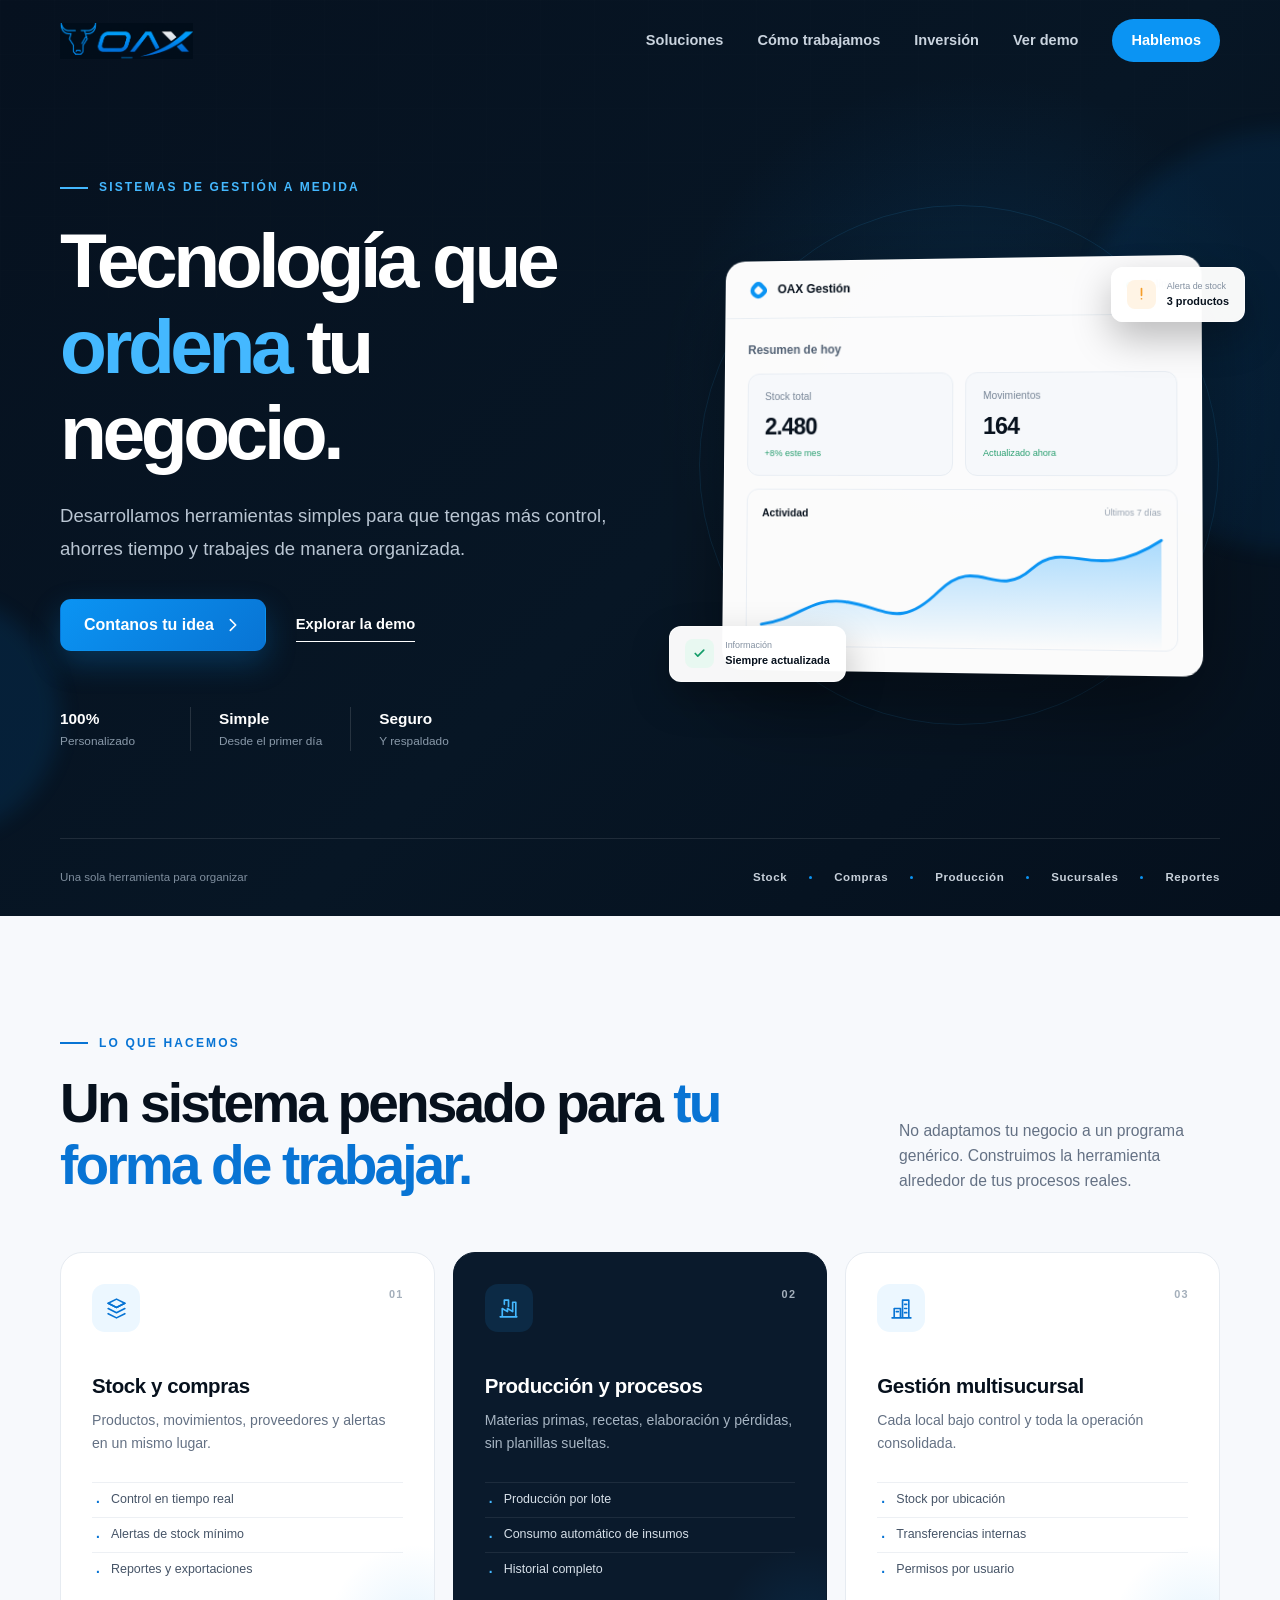
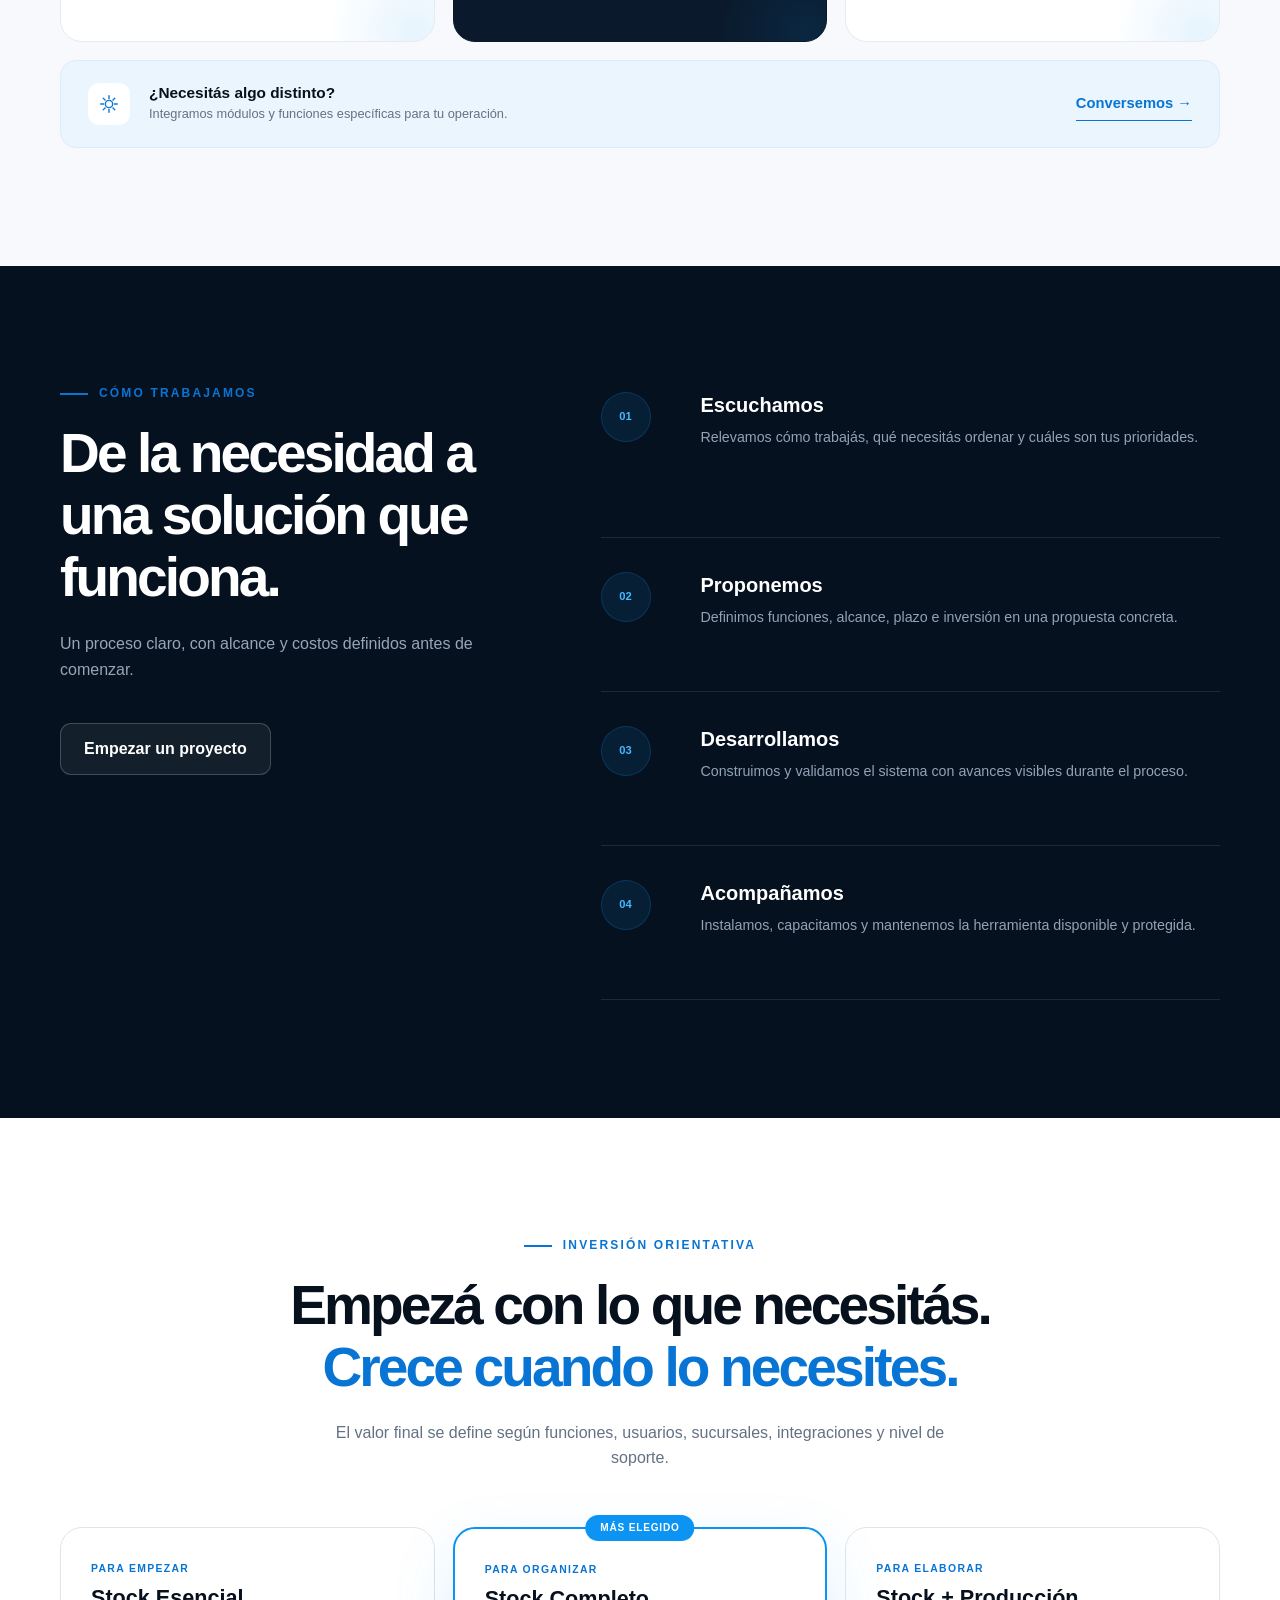
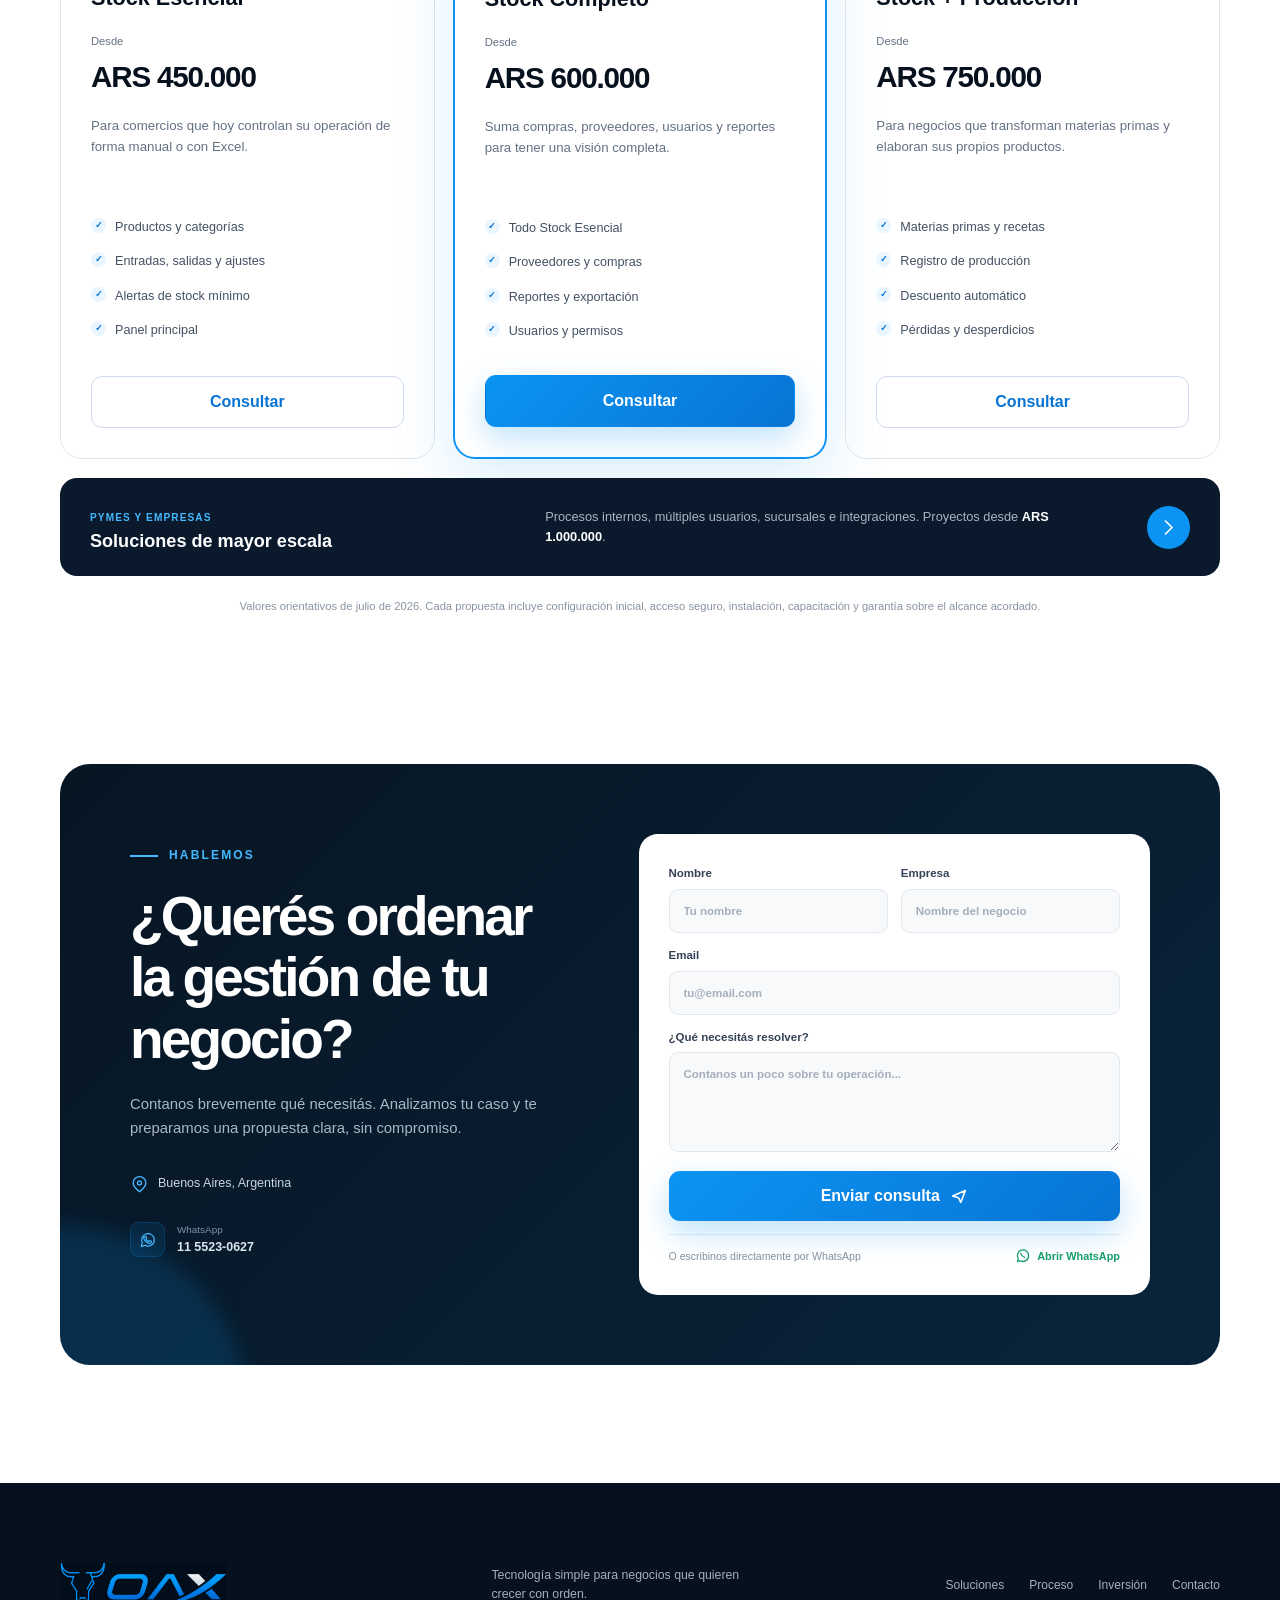
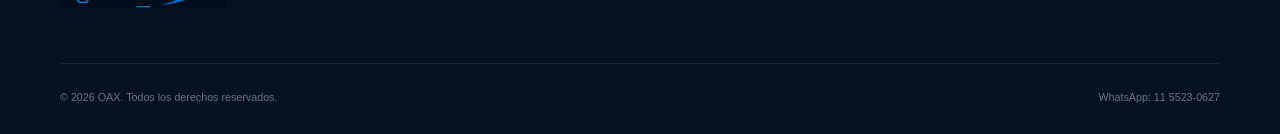
<file: index.html>
<!doctype html>
<html lang="es">
  <head>
    <meta charset="UTF-8" />
    <meta name="viewport" content="width=device-width, initial-scale=1.0" />
    <meta
      name="description"
      content="OAX desarrolla sistemas de gestión simples y personalizados para comercios y empresas."
    />
    <meta name="theme-color" content="#06111f" />
    <title>OAX | Tecnología que ordena tu negocio</title>
    <link rel="icon" href="assets/logo-oax-cuadrado.png" type="image/png" />
    <script>document.documentElement.classList.add('js');</script>
    <link rel="stylesheet" href="styles.css" />
    <script src="script.js" defer></script>
  </head>
  <body>
    <a class="skip-link" href="#contenido">Ir al contenido</a>

    <header class="site-header" data-header>
      <div class="container nav-wrap">
        <a class="brand" href="#inicio" aria-label="OAX, ir al inicio">
          <span class="brand-logo-clip" aria-hidden="true">
            <img src="assets/logo-oax-horizontal.png" alt="" />
          </span>
        </a>

        <button
          class="menu-toggle"
          type="button"
          aria-label="Abrir menú"
          aria-expanded="false"
          aria-controls="main-navigation"
          data-menu-toggle
        >
          <span></span><span></span>
        </button>

        <nav class="main-nav" id="main-navigation" aria-label="Navegación principal" data-nav>
          <a href="#soluciones">Soluciones</a>
          <a href="#como-trabajamos">Cómo trabajamos</a>
          <a href="#inversion">Inversión</a>
          <a href="demo.html">Ver demo</a>
          <a class="nav-cta" href="#contacto">Hablemos</a>
        </nav>
      </div>
    </header>

    <main id="contenido">
      <section class="hero" id="inicio">
        <div class="hero-glow hero-glow-one" aria-hidden="true"></div>
        <div class="hero-glow hero-glow-two" aria-hidden="true"></div>
        <div class="container hero-grid">
          <div class="hero-copy reveal">
            <p class="eyebrow"><span></span> Sistemas de gestión a medida</p>
            <h1>Tecnología que <em>ordena</em> tu negocio.</h1>
            <p class="hero-text">
              Desarrollamos herramientas simples para que tengas más control,
              ahorres tiempo y trabajes de manera organizada.
            </p>
            <div class="hero-actions">
              <a class="button button-primary" href="#contacto">
                Contanos tu idea
                <svg viewBox="0 0 20 20" aria-hidden="true"><path d="m7 4 6 6-6 6" /></svg>
              </a>
              <a class="text-link" href="demo.html">Explorar la demo</a>
            </div>
            <div class="hero-proof" aria-label="Características principales">
              <div><strong>100%</strong><span>Personalizado</span></div>
              <div><strong>Simple</strong><span>Desde el primer día</span></div>
              <div><strong>Seguro</strong><span>Y respaldado</span></div>
            </div>
          </div>

          <div class="hero-visual reveal reveal-delay" aria-label="Vista ilustrativa de un sistema OAX">
            <div class="visual-orbit orbit-one" aria-hidden="true"></div>
            <div class="visual-orbit orbit-two" aria-hidden="true"></div>
            <div class="dashboard-card">
              <div class="dash-top">
                <div class="dash-brand"><span class="mini-mark"></span> OAX Gestión</div>
                <span class="status"><i></i> En línea</span>
              </div>
              <div class="dash-body">
                <p class="dash-greeting">Resumen de hoy</p>
                <div class="dash-metrics">
                  <article>
                    <span>Stock total</span>
                    <strong>2.480</strong>
                    <small>+8% este mes</small>
                  </article>
                  <article>
                    <span>Movimientos</span>
                    <strong>164</strong>
                    <small>Actualizado ahora</small>
                  </article>
                </div>
                <div class="chart-card">
                  <div class="chart-head"><span>Actividad</span><small>Últimos 7 días</small></div>
                  <svg class="chart" viewBox="0 0 440 130" preserveAspectRatio="none" aria-hidden="true">
                    <defs>
                      <linearGradient id="chartFill" x1="0" y1="0" x2="0" y2="1">
                        <stop offset="0" stop-color="#129dff" stop-opacity=".35" />
                        <stop offset="1" stop-color="#129dff" stop-opacity="0" />
                      </linearGradient>
                    </defs>
                    <path class="chart-area" d="M0 108 C45 102 54 78 97 84 S155 112 198 72 S260 82 300 48 S365 65 440 18 V130 H0Z" />
                    <path class="chart-line" d="M0 108 C45 102 54 78 97 84 S155 112 198 72 S260 82 300 48 S365 65 440 18" />
                  </svg>
                </div>
              </div>
            </div>
            <div class="floating-chip chip-alert">
              <span class="chip-icon">
                <svg viewBox="0 0 20 20" aria-hidden="true"><path d="M10 3v8m0 4h.01" /></svg>
              </span>
              <span><small>Alerta de stock</small><strong>3 productos</strong></span>
            </div>
            <div class="floating-chip chip-sync">
              <span class="chip-icon check">
                <svg viewBox="0 0 20 20" aria-hidden="true"><path d="m5 10 3 3 7-7" /></svg>
              </span>
              <span><small>Información</small><strong>Siempre actualizada</strong></span>
            </div>
          </div>
        </div>
        <div class="container client-strip reveal">
          <p>Una sola herramienta para organizar</p>
          <div>
            <span>Stock</span><i></i><span>Compras</span><i></i><span>Producción</span><i></i><span>Sucursales</span><i></i><span>Reportes</span>
          </div>
        </div>
      </section>

      <section class="section solutions" id="soluciones">
        <div class="container">
          <div class="section-heading reveal">
            <div>
              <p class="eyebrow"><span></span> Lo que hacemos</p>
              <h2>Un sistema pensado para <em>tu forma de trabajar.</em></h2>
            </div>
            <p>No adaptamos tu negocio a un programa genérico. Construimos la herramienta alrededor de tus procesos reales.</p>
          </div>

          <div class="solution-grid">
            <article class="solution-card reveal">
              <div class="solution-icon">
                <svg viewBox="0 0 24 24" aria-hidden="true"><path d="m4 7 8-4 8 4-8 4-8-4Z" /><path d="m4 7 8 4 8-4M4 12l8 4 8-4M4 17l8 4 8-4" /></svg>
              </div>
              <span class="solution-number">01</span>
              <h3>Stock y compras</h3>
              <p>Productos, movimientos, proveedores y alertas en un mismo lugar.</p>
              <ul>
                <li>Control en tiempo real</li>
                <li>Alertas de stock mínimo</li>
                <li>Reportes y exportaciones</li>
              </ul>
            </article>

            <article class="solution-card featured reveal reveal-delay-short">
              <div class="solution-icon">
                <svg viewBox="0 0 24 24" aria-hidden="true"><path d="M4 20h16M6 20v-8l5 3v-3l5 3V6h3v14" /><path d="M8 8V4h4v6" /></svg>
              </div>
              <span class="solution-number">02</span>
              <h3>Producción y procesos</h3>
              <p>Materias primas, recetas, elaboración y pérdidas, sin planillas sueltas.</p>
              <ul>
                <li>Producción por lote</li>
                <li>Consumo automático de insumos</li>
                <li>Historial completo</li>
              </ul>
            </article>

            <article class="solution-card reveal reveal-delay-long">
              <div class="solution-icon">
                <svg viewBox="0 0 24 24" aria-hidden="true"><path d="M3 21h18M5 21v-9h6v9M13 21V4h6v17" /><path d="M7 15h2m6-7h2m-2 4h2m-2 4h2" /></svg>
              </div>
              <span class="solution-number">03</span>
              <h3>Gestión multisucursal</h3>
              <p>Cada local bajo control y toda la operación consolidada.</p>
              <ul>
                <li>Stock por ubicación</li>
                <li>Transferencias internas</li>
                <li>Permisos por usuario</li>
              </ul>
            </article>
          </div>

          <div class="custom-banner reveal">
            <div class="custom-mark">
              <svg viewBox="0 0 24 24" aria-hidden="true"><path d="M12 3v3m0 12v3M3 12h3m12 0h3M5.6 5.6l2.1 2.1m8.6 8.6 2.1 2.1m0-12.8-2.1 2.1m-8.6 8.6-2.1 2.1" /><circle cx="12" cy="12" r="4" /></svg>
            </div>
            <div><h3>¿Necesitás algo distinto?</h3><p>Integramos módulos y funciones específicas para tu operación.</p></div>
            <a class="text-link" href="#contacto">Conversemos <span aria-hidden="true">→</span></a>
          </div>
        </div>
      </section>

      <section class="section process" id="como-trabajamos">
        <div class="container process-grid">
          <div class="process-intro reveal">
            <p class="eyebrow"><span></span> Cómo trabajamos</p>
            <h2>De la necesidad a una solución que funciona.</h2>
            <p>Un proceso claro, con alcance y costos definidos antes de comenzar.</p>
            <a class="button button-secondary" href="#contacto">Empezar un proyecto</a>
          </div>
          <ol class="process-list">
            <li class="reveal">
              <span>01</span><div><h3>Escuchamos</h3><p>Relevamos cómo trabajás, qué necesitás ordenar y cuáles son tus prioridades.</p></div>
            </li>
            <li class="reveal">
              <span>02</span><div><h3>Proponemos</h3><p>Definimos funciones, alcance, plazo e inversión en una propuesta concreta.</p></div>
            </li>
            <li class="reveal">
              <span>03</span><div><h3>Desarrollamos</h3><p>Construimos y validamos el sistema con avances visibles durante el proceso.</p></div>
            </li>
            <li class="reveal">
              <span>04</span><div><h3>Acompañamos</h3><p>Instalamos, capacitamos y mantenemos la herramienta disponible y protegida.</p></div>
            </li>
          </ol>
        </div>
      </section>

      <section class="section pricing" id="inversion">
        <div class="container">
          <div class="pricing-heading reveal">
            <p class="eyebrow"><span></span> Inversión orientativa</p>
            <h2>Empezá con lo que necesitás.<br /><em>Crece cuando lo necesites.</em></h2>
            <p>El valor final se define según funciones, usuarios, sucursales, integraciones y nivel de soporte.</p>
          </div>

          <div class="pricing-grid">
            <article class="price-card reveal">
              <p class="price-kicker">Para empezar</p>
              <h3>Stock Esencial</h3>
              <p class="price"><small>Desde</small><strong>ARS 450.000</strong></p>
              <p class="price-desc">Para comercios que hoy controlan su operación de forma manual o con Excel.</p>
              <ul>
                <li>Productos y categorías</li>
                <li>Entradas, salidas y ajustes</li>
                <li>Alertas de stock mínimo</li>
                <li>Panel principal</li>
              </ul>
              <a class="button button-ghost" href="#contacto">Consultar</a>
            </article>

            <article class="price-card popular reveal reveal-delay-short">
              <span class="popular-label">Más elegido</span>
              <p class="price-kicker">Para organizar</p>
              <h3>Stock Completo</h3>
              <p class="price"><small>Desde</small><strong>ARS 600.000</strong></p>
              <p class="price-desc">Suma compras, proveedores, usuarios y reportes para tener una visión completa.</p>
              <ul>
                <li>Todo Stock Esencial</li>
                <li>Proveedores y compras</li>
                <li>Reportes y exportación</li>
                <li>Usuarios y permisos</li>
              </ul>
              <a class="button button-primary" href="#contacto">Consultar</a>
            </article>

            <article class="price-card reveal reveal-delay-long">
              <p class="price-kicker">Para elaborar</p>
              <h3>Stock + Producción</h3>
              <p class="price"><small>Desde</small><strong>ARS 750.000</strong></p>
              <p class="price-desc">Para negocios que transforman materias primas y elaboran sus propios productos.</p>
              <ul>
                <li>Materias primas y recetas</li>
                <li>Registro de producción</li>
                <li>Descuento automático</li>
                <li>Pérdidas y desperdicios</li>
              </ul>
              <a class="button button-ghost" href="#contacto">Consultar</a>
            </article>
          </div>

          <div class="enterprise-row reveal">
            <div><span>PyMEs y empresas</span><h3>Soluciones de mayor escala</h3></div>
            <p>Procesos internos, múltiples usuarios, sucursales e integraciones. Proyectos desde <strong>ARS 1.000.000</strong>.</p>
            <a href="#contacto" aria-label="Consultar por soluciones para empresas">
              <svg viewBox="0 0 24 24" aria-hidden="true"><path d="m8 4 8 8-8 8" /></svg>
            </a>
          </div>
          <p class="pricing-note reveal">Valores orientativos de julio de 2026. Cada propuesta incluye configuración inicial, acceso seguro, instalación, capacitación y garantía sobre el alcance acordado.</p>
        </div>
      </section>

      <section class="section contact" id="contacto">
        <div class="container contact-shell reveal">
          <div class="contact-copy">
            <p class="eyebrow light"><span></span> Hablemos</p>
            <h2>¿Querés ordenar la gestión de tu negocio?</h2>
            <p>Contanos brevemente qué necesitás. Analizamos tu caso y te preparamos una propuesta clara, sin compromiso.</p>
            <div class="contact-location">
              <svg viewBox="0 0 24 24" aria-hidden="true"><path d="M20 10c0 5-8 11-8 11S4 15 4 10a8 8 0 1 1 16 0Z" /><circle cx="12" cy="10" r="2.5" /></svg>
              Buenos Aires, Argentina
            </div>
            <div class="contact-methods">
              <a href="https://wa.me/5491155230627?text=Hola%20OAX%2C%20quiero%20realizar%20una%20consulta." target="_blank" rel="noopener noreferrer">
                <span>
                  <svg viewBox="0 0 24 24" aria-hidden="true"><path d="M20.5 11.6a8.5 8.5 0 0 1-12.6 7.5L3 20.5l1.4-4.7a8.5 8.5 0 1 1 16.1-4.2Z" /><path d="M8.2 7.7c.2-.4.4-.4.7-.4h.5l.8 2c.1.2 0 .4-.1.6l-.6.7c-.2.2-.1.4 0 .6.7 1.2 1.6 2.2 2.8 2.8.2.1.4.1.6-.1l.8-1c.2-.2.4-.2.6-.1l2 .9c.2.1.4.2.4.4 0 .3-.2 1.4-.9 2-.6.6-1.5.8-2.4.5-1.1-.3-2.6-.9-4.3-2.4-1.4-1.3-2.4-2.9-2.7-4-.3-1.1.1-2 .5-2.5Z" /></svg>
                </span>
                <span><small>WhatsApp</small><strong>11 5523-0627</strong></span>
              </a>
            </div>
          </div>

          <form
            class="contact-form"
            name="contacto-oax"
            method="POST"
            action="/gracias.html"
            data-netlify="true"
            netlify-honeypot="bot-field"
          >
            <input type="hidden" name="form-name" value="contacto-oax" />
            <input type="hidden" name="subject" value="Nueva consulta desde el sitio de OAX" />
            <p class="honeypot" aria-hidden="true">
              <label>No completar este campo: <input name="bot-field" tabindex="-1" autocomplete="off" /></label>
            </p>
            <div class="field-row">
              <label>Nombre
                <input type="text" name="nombre" autocomplete="name" placeholder="Tu nombre" required />
              </label>
              <label>Empresa
                <input type="text" name="empresa" autocomplete="organization" placeholder="Nombre del negocio" />
              </label>
            </div>
            <label>Email
              <input type="email" name="email" autocomplete="email" placeholder="tu@email.com" required />
            </label>
            <label>¿Qué necesitás resolver?
              <textarea name="mensaje" rows="4" placeholder="Contanos un poco sobre tu operación..." required></textarea>
            </label>
            <button class="button button-primary form-button" type="submit">
              Enviar consulta
              <svg viewBox="0 0 20 20" aria-hidden="true"><path d="m3 10 14-6-5 13-2.5-5L3 10Z" /></svg>
            </button>
            <div class="whatsapp-option">
              <span>O escribinos directamente por WhatsApp</span>
              <a
                href="https://wa.me/5491155230627?text=Hola%20OAX%2C%20quiero%20realizar%20una%20consulta."
                target="_blank"
                rel="noopener noreferrer"
              >
                <svg viewBox="0 0 20 20" aria-hidden="true"><path d="M17 9.7a7 7 0 0 1-10.4 6.2L3 17l1.1-3.8A7 7 0 1 1 17 9.7Z" /><path d="M7.2 6.7c.8 2.7 2.2 4.2 5 5.1" /></svg>
                Abrir WhatsApp
              </a>
            </div>
          </form>
        </div>
      </section>
    </main>

    <footer class="site-footer">
      <div class="container footer-main">
        <a class="brand" href="#inicio" aria-label="OAX, ir al inicio">
          <span class="brand-logo-clip footer-logo" aria-hidden="true">
            <img src="assets/logo-oax-horizontal.png" alt="" />
          </span>
        </a>
        <p>Tecnología simple para negocios que quieren crecer con orden.</p>
        <nav aria-label="Navegación del pie de página">
          <a href="#soluciones">Soluciones</a><a href="#como-trabajamos">Proceso</a><a href="#inversion">Inversión</a><a href="#contacto">Contacto</a>
        </nav>
      </div>
      <div class="container footer-bottom">
        <span>© <span data-year></span> OAX. Todos los derechos reservados.</span>
        <span><a href="https://wa.me/5491155230627?text=Hola%20OAX%2C%20quiero%20realizar%20una%20consulta." target="_blank" rel="noopener noreferrer">WhatsApp: 11 5523-0627</a></span>
      </div>
    </footer>
  </body>
</html>
</file>
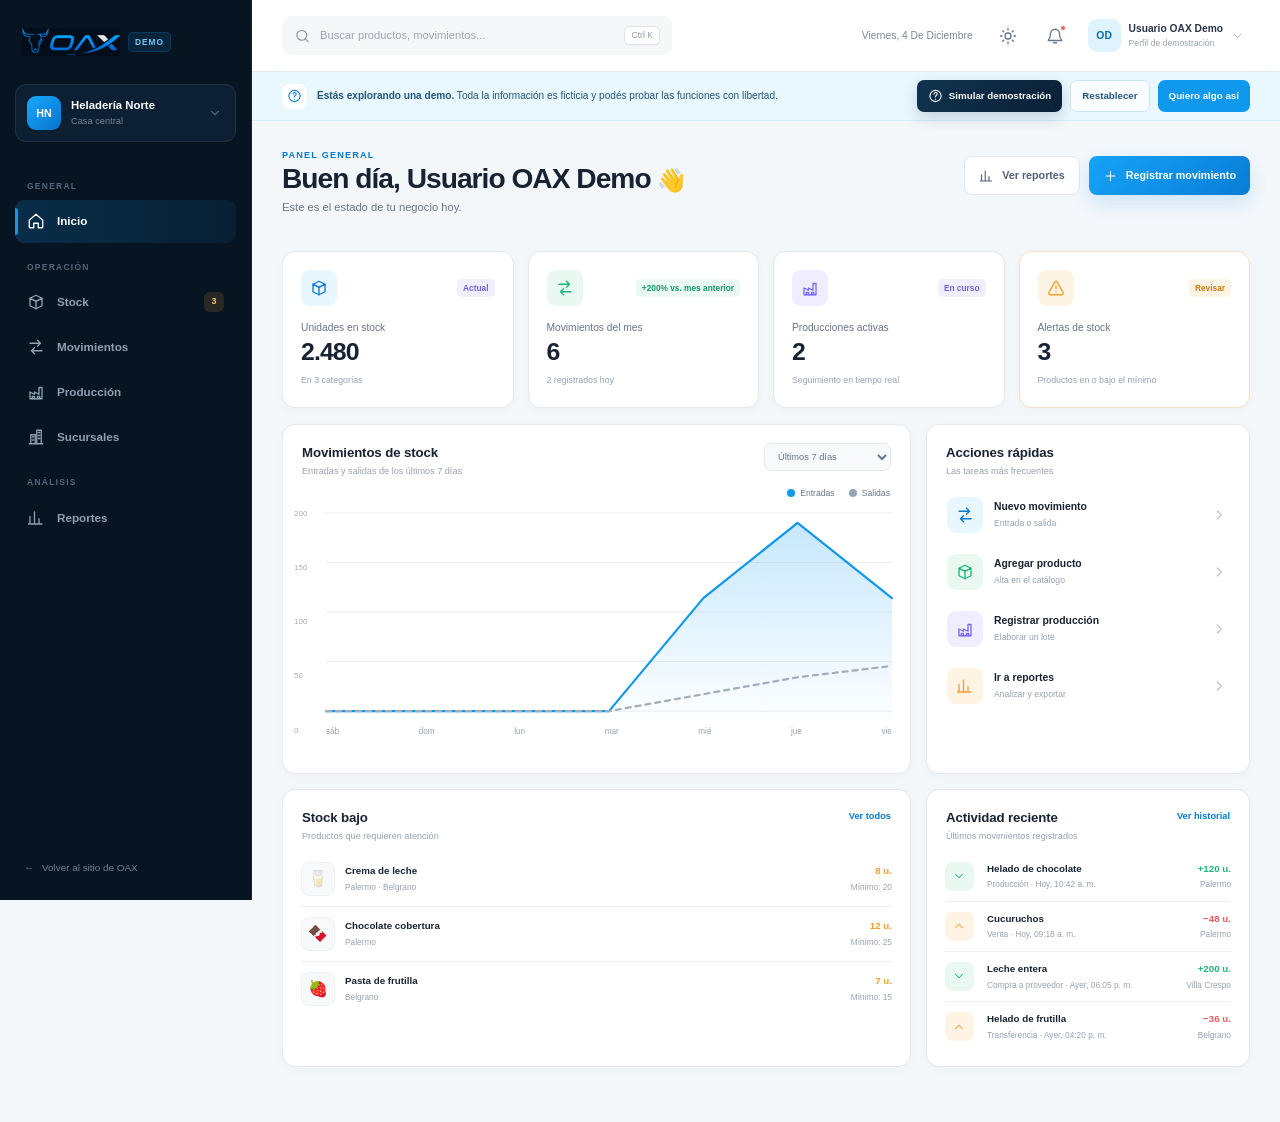
<file: demo.html>
<!doctype html>
<html lang="es">
  <head>
    <meta charset="UTF-8" />
    <meta name="viewport" content="width=device-width, initial-scale=1.0" />
    <meta name="description" content="Demo interactiva de un sistema de gestión desarrollado por OAX." />
    <meta name="robots" content="noindex" />
    <meta name="theme-color" content="#07111f" />
    <title>Demo de gestión | OAX</title>
    <link rel="icon" href="assets/logo-oax-cuadrado.png" type="image/png" />
    <link rel="stylesheet" href="demo.css" />
    <script src="demo.js" defer></script>
  </head>
  <body>
    <svg class="svg-sprite" aria-hidden="true">
      <symbol id="i-home" viewBox="0 0 24 24"><path d="m3 11 9-8 9 8v9a1 1 0 0 1-1 1h-5v-6H9v6H4a1 1 0 0 1-1-1Z" /></symbol>
      <symbol id="i-box" viewBox="0 0 24 24"><path d="m4 7 8-4 8 4-8 4-8-4Z" /><path d="m4 7 8 4 8-4v10l-8 4-8-4Z" /><path d="M12 11v10" /></symbol>
      <symbol id="i-arrows" viewBox="0 0 24 24"><path d="M4 7h14m-4-4 4 4-4 4M20 17H6m4 4-4-4 4-4" /></symbol>
      <symbol id="i-factory" viewBox="0 0 24 24"><path d="M4 21v-9l6 3v-3l6 3V6h4v15Z" /><path d="M7 21v-3h3v3m4 0v-3h3v3" /></symbol>
      <symbol id="i-building" viewBox="0 0 24 24"><path d="M3 21h18M5 21V9h6v12m2 0V3h6v18" /><path d="M7 12h2m-2 4h2m8-10h-2m2 4h-2m2 4h-2" /></symbol>
      <symbol id="i-chart" viewBox="0 0 24 24"><path d="M4 20V10m6 10V4m6 16v-7m4 7H2" /></symbol>
      <symbol id="i-search" viewBox="0 0 24 24"><circle cx="11" cy="11" r="7" /><path d="m20 20-4-4" /></symbol>
      <symbol id="i-bell" viewBox="0 0 24 24"><path d="M18 9a6 6 0 0 0-12 0c0 7-3 7-3 9h18c0-2-3-2-3-9Z" /><path d="M10 21h4" /></symbol>
      <symbol id="i-plus" viewBox="0 0 24 24"><path d="M12 5v14M5 12h14" /></symbol>
      <symbol id="i-chevron" viewBox="0 0 24 24"><path d="m9 5 7 7-7 7" /></symbol>
      <symbol id="i-up" viewBox="0 0 24 24"><path d="m6 15 6-6 6 6" /></symbol>
      <symbol id="i-down" viewBox="0 0 24 24"><path d="m6 9 6 6 6-6" /></symbol>
      <symbol id="i-alert" viewBox="0 0 24 24"><path d="M10.3 4.2 2.6 18a2 2 0 0 0 1.8 3h15.2a2 2 0 0 0 1.8-3L13.7 4.2a2 2 0 0 0-3.4 0Z" /><path d="M12 9v4m0 4h.01" /></symbol>
      <symbol id="i-check" viewBox="0 0 24 24"><path d="m5 12 4 4L19 6" /></symbol>
      <symbol id="i-clock" viewBox="0 0 24 24"><circle cx="12" cy="12" r="9" /><path d="M12 7v5l3 2" /></symbol>
      <symbol id="i-download" viewBox="0 0 24 24"><path d="M12 3v12m-5-5 5 5 5-5M4 20h16" /></symbol>
      <symbol id="i-menu" viewBox="0 0 24 24"><path d="M4 7h16M4 12h16M4 17h16" /></symbol>
      <symbol id="i-close" viewBox="0 0 24 24"><path d="m6 6 12 12M18 6 6 18" /></symbol>
      <symbol id="i-help" viewBox="0 0 24 24"><circle cx="12" cy="12" r="9" /><path d="M9.7 9a2.5 2.5 0 1 1 3.4 2.3c-.8.4-1.1.9-1.1 1.7m0 4h.01" /></symbol>
      <symbol id="i-filter" viewBox="0 0 24 24"><path d="M4 6h16M7 12h10m-7 6h4" /></symbol>
      <symbol id="i-dots" viewBox="0 0 24 24"><circle cx="5" cy="12" r="1" /><circle cx="12" cy="12" r="1" /><circle cx="19" cy="12" r="1" /></symbol>
      <symbol id="i-sun" viewBox="0 0 24 24"><circle cx="12" cy="12" r="4" /><path d="M12 2v2m0 16v2M4.9 4.9l1.4 1.4m11.4 11.4 1.4 1.4M2 12h2m16 0h2M4.9 19.1l1.4-1.4M17.7 6.3l1.4-1.4" /></symbol>
    </svg>

    <div class="mobile-overlay" data-mobile-overlay></div>

    <aside class="sidebar" id="demo-sidebar" data-sidebar>
      <div class="sidebar-top">
        <a class="demo-brand" href="index.html" aria-label="OAX, volver al sitio institucional">
          <span class="demo-logo-crop"><img src="assets/logo-oax-horizontal.png" alt="" /></span>
          <span class="demo-badge">DEMO</span>
        </a>
        <button class="icon-button sidebar-close" type="button" aria-label="Cerrar menú" data-close-sidebar><svg><use href="#i-close" /></svg></button>
      </div>

      <button class="company-switch" type="button">
        <span class="company-avatar">HN</span>
        <span><strong>Heladería Norte</strong><small>Casa central</small></span>
        <svg><use href="#i-down" /></svg>
      </button>

      <nav class="demo-nav" aria-label="Secciones del sistema">
        <p>General</p>
        <button class="active" type="button" data-view="dashboard"><svg><use href="#i-home" /></svg><span>Inicio</span></button>
        <p>Operación</p>
        <button type="button" data-view="stock"><svg><use href="#i-box" /></svg><span>Stock</span><i data-alert-count>3</i></button>
        <button type="button" data-view="movements"><svg><use href="#i-arrows" /></svg><span>Movimientos</span></button>
        <button type="button" data-view="production"><svg><use href="#i-factory" /></svg><span>Producción</span></button>
        <button type="button" data-view="branches"><svg><use href="#i-building" /></svg><span>Sucursales</span></button>
        <p>Análisis</p>
        <button type="button" data-view="reports"><svg><use href="#i-chart" /></svg><span>Reportes</span></button>
      </nav>

      <a class="back-site" href="index.html"><span>←</span> Volver al sitio de OAX</a>
    </aside>

    <main class="app-main">
      <header class="app-header">
        <button class="icon-button mobile-menu" type="button" aria-label="Abrir menú" aria-controls="demo-sidebar" aria-expanded="false" data-open-sidebar><svg><use href="#i-menu" /></svg></button>
        <div class="global-search-wrap">
          <label class="global-search">
            <svg><use href="#i-search" /></svg>
            <input type="search" aria-label="Buscar en todo el sistema" aria-controls="global-results" aria-expanded="false" autocomplete="off" placeholder="Buscar productos, movimientos..." data-global-search />
            <kbd>Ctrl K</kbd>
          </label>
          <div class="global-results" id="global-results" role="listbox" hidden data-global-results></div>
        </div>
        <div class="header-actions">
          <span class="today" data-today></span>
          <button class="icon-button" type="button" aria-label="Usar tema oscuro" aria-pressed="false" data-theme-toggle><svg><use href="#i-sun" /></svg></button>
          <button class="icon-button notification-button" type="button" aria-label="Ver notificaciones" aria-controls="notification-drawer" aria-expanded="false" data-notifications-button><svg><use href="#i-bell" /></svg><i></i></button>
          <button class="profile-button" type="button"><span>OD</span><span><strong>Usuario OAX Demo</strong><small>Perfil de demostración</small></span><svg><use href="#i-down" /></svg></button>
        </div>
      </header>

      <div class="demo-notice">
        <span><svg><use href="#i-help" /></svg></span>
        <p><strong>Estás explorando una demo.</strong> Toda la información es ficticia y podés probar las funciones con libertad.</p>
        <div class="demo-notice-actions">
          <button class="simulation-button" type="button" data-start-tour><svg><use href="#i-help" /></svg> Simular demostración</button>
          <button class="notice-reset" type="button" data-reset-demo>Restablecer</button>
          <a href="index.html#contacto">Quiero algo así</a>
        </div>
      </div>

      <div class="content-shell">
        <section class="app-panel active" aria-hidden="false" data-panel="dashboard">
          <div class="page-title-row">
            <div><p class="page-kicker">Panel general</p><h1>Buen día, Usuario OAX Demo <span aria-hidden="true">👋</span></h1><p>Este es el estado de tu negocio hoy.</p></div>
            <div class="title-actions">
              <button class="secondary-button" type="button" data-view-jump="reports"><svg><use href="#i-chart" /></svg> Ver reportes</button>
              <button class="primary-button" type="button" data-open-modal="movement"><svg><use href="#i-plus" /></svg> Registrar movimiento</button>
            </div>
          </div>

          <div class="kpi-grid" data-tour="kpis">
            <article class="kpi-card">
              <div class="kpi-top"><span class="kpi-icon blue"><svg><use href="#i-box" /></svg></span><span class="trend neutral">Actual</span></div>
              <p>Unidades en stock</p><strong data-total-stock>2.480</strong><small data-category-count>En 3 categorías</small>
            </article>
            <article class="kpi-card">
              <div class="kpi-top"><span class="kpi-icon green"><svg><use href="#i-arrows" /></svg></span><span class="trend positive" data-movement-trend>Mes actual</span></div>
              <p>Movimientos del mes</p><strong data-month-movements>164</strong><small data-today-movements>0 registrados hoy</small>
            </article>
            <article class="kpi-card">
              <div class="kpi-top"><span class="kpi-icon violet"><svg><use href="#i-factory" /></svg></span><span class="trend neutral">En curso</span></div>
              <p>Producciones activas</p><strong data-active-productions>3</strong><small data-production-note>Seguimiento en tiempo real</small>
            </article>
            <article class="kpi-card alert-card">
              <div class="kpi-top"><span class="kpi-icon orange"><svg><use href="#i-alert" /></svg></span><span class="trend warning">Revisar</span></div>
              <p>Alertas de stock</p><strong data-low-count>3</strong><small>Productos en o bajo el mínimo</small>
            </article>
          </div>

          <div class="dashboard-grid">
            <article class="widget chart-widget" data-tour="chart">
              <div class="widget-head"><div><h2>Movimientos de stock</h2><p data-dashboard-chart-subtitle>Entradas y salidas de los últimos 7 días</p></div><select aria-label="Período del gráfico" data-dashboard-period><option value="7">Últimos 7 días</option><option value="30">Últimos 30 días</option><option value="90">Últimos 3 meses</option></select></div>
              <div class="chart-legend"><span><i class="entry"></i> Entradas</span><span><i class="exit"></i> Salidas</span></div>
              <div class="main-chart">
                <div class="chart-scale" data-chart-scale><span>80</span><span>60</span><span>40</span><span>20</span><span>0</span></div>
                <svg viewBox="0 0 700 230" preserveAspectRatio="none" role="img" aria-label="Gráfico de entradas y salidas de stock">
                  <defs><linearGradient id="fillEntry" x1="0" y1="0" x2="0" y2="1"><stop stop-color="#159cf7" stop-opacity=".24" /><stop offset="1" stop-color="#159cf7" stop-opacity="0" /></linearGradient></defs>
                  <g class="grid-lines"><path d="M0 15H700M0 65H700M0 115H700M0 165H700M0 215H700" /></g>
                  <path class="area" data-chart-area d="" />
                  <path class="line entry-line" data-chart-entry d="" />
                  <path class="line exit-line" data-chart-exit d="" />
                </svg>
                <div class="chart-labels" data-chart-labels></div>
              </div>
            </article>

            <article class="widget quick-widget" data-tour="quick">
              <div class="widget-head"><div><h2>Acciones rápidas</h2><p>Las tareas más frecuentes</p></div></div>
              <div class="quick-grid">
                <button type="button" data-open-modal="movement"><span class="quick-icon blue"><svg><use href="#i-arrows" /></svg></span><span><strong>Nuevo movimiento</strong><small>Entrada o salida</small></span><svg class="quick-arrow"><use href="#i-chevron" /></svg></button>
                <button type="button" data-open-modal="product"><span class="quick-icon green"><svg><use href="#i-box" /></svg></span><span><strong>Agregar producto</strong><small>Alta en el catálogo</small></span><svg class="quick-arrow"><use href="#i-chevron" /></svg></button>
                <button type="button" data-produce><span class="quick-icon violet"><svg><use href="#i-factory" /></svg></span><span><strong>Registrar producción</strong><small>Elaborar un lote</small></span><svg class="quick-arrow"><use href="#i-chevron" /></svg></button>
                <button type="button" data-view-jump="reports"><span class="quick-icon orange"><svg><use href="#i-chart" /></svg></span><span><strong>Ir a reportes</strong><small>Analizar y exportar</small></span><svg class="quick-arrow"><use href="#i-chevron" /></svg></button>
              </div>
            </article>

            <article class="widget alert-widget">
              <div class="widget-head"><div><h2>Stock bajo</h2><p>Productos que requieren atención</p></div><button type="button" data-view-jump="stock">Ver todos</button></div>
              <div class="alert-list" data-low-stock-list></div>
            </article>

            <article class="widget activity-widget">
              <div class="widget-head"><div><h2>Actividad reciente</h2><p>Últimos movimientos registrados</p></div><button type="button" data-view-jump="movements">Ver historial</button></div>
              <div class="activity-list" data-recent-list></div>
            </article>
          </div>
        </section>

        <section class="app-panel" aria-hidden="true" hidden inert data-panel="stock">
          <div class="page-title-row"><div><p class="page-kicker">Inventario</p><h1>Stock de productos</h1><p>Consultá existencias, mínimos y ubicaciones.</p></div><div class="title-actions"><button class="primary-button" type="button" data-open-modal="product"><svg><use href="#i-plus" /></svg> Agregar producto</button></div></div>
          <div class="summary-strip"><div><span>Productos activos</span><strong data-product-count>8</strong></div><div><span>Valor estimado</span><strong data-stock-value>$ 0</strong></div><div><span>En o bajo el mínimo</span><strong class="orange-text" data-stock-low-count>3</strong></div><div><span>Sin actividad (30 días)</span><strong data-inactive-products>0</strong></div></div>
          <article class="widget table-widget" data-tour="stock-table">
            <div class="table-toolbar"><label><svg><use href="#i-search" /></svg><input type="search" aria-label="Buscar productos por nombre o código" placeholder="Buscar por nombre o código" data-product-search /></label><div><select data-category-filter aria-label="Filtrar por categoría"><option value="all">Todas las categorías</option><option>Materia prima</option><option>Producto terminado</option><option>Insumos</option></select><button class="filter-button" type="button" aria-expanded="false" data-toggle-stock-filters><svg><use href="#i-filter" /></svg> Más filtros</button></div></div>
            <div class="advanced-filters" hidden data-stock-filters>
              <label>Sucursal<select data-stock-branch><option value="all">Todas</option></select></label>
              <label>Estado<select data-stock-status><option value="all">Todos</option><option value="low">En o bajo el mínimo</option><option value="ok">Stock saludable</option></select></label>
              <label>Ordenar<select data-stock-sort><option value="name">Nombre A–Z</option><option value="stock-asc">Menor stock</option><option value="stock-desc">Mayor stock</option><option value="value-desc">Mayor valor</option></select></label>
              <button class="clear-filters" type="button" data-clear-stock-filters>Limpiar filtros</button>
            </div>
            <div class="table-scroll"><table><caption class="sr-only">Inventario de productos de la empresa ficticia</caption><thead><tr><th scope="col">Producto</th><th scope="col">Categoría</th><th scope="col">Stock actual</th><th scope="col">Mínimo</th><th scope="col">Estado</th><th scope="col">Sucursal</th><th scope="col"><span class="sr-only">Acciones</span></th></tr></thead><tbody data-products-table></tbody></table></div>
            <div class="table-footer"><span data-table-summary>Mostrando 8 productos</span><div data-pagination></div></div>
          </article>
        </section>

        <section class="app-panel" aria-hidden="true" hidden inert data-panel="movements">
          <div class="page-title-row"><div><p class="page-kicker">Trazabilidad</p><h1>Movimientos</h1><p>Cada entrada y salida queda registrada con su motivo.</p></div><div class="title-actions"><button class="primary-button" type="button" data-open-modal="movement"><svg><use href="#i-plus" /></svg> Registrar movimiento</button></div></div>
          <div class="movement-summary"><article><span class="movement-icon in"><svg><use href="#i-down" /></svg></span><div><span>Entradas del período</span><strong data-movement-entries>0 u.</strong><small data-entry-operations>0 operaciones</small></div></article><article><span class="movement-icon out"><svg><use href="#i-up" /></svg></span><div><span>Salidas del período</span><strong data-movement-exits>0 u.</strong><small data-exit-operations>0 operaciones</small></div></article><article><span class="movement-icon adjust"><svg><use href="#i-arrows" /></svg></span><div><span>Balance del período</span><strong data-movement-balance>0 u.</strong><small data-movement-period-label>Últimos 30 días</small></div></article></div>
          <article class="widget table-widget"><div class="table-toolbar"><label><svg><use href="#i-search" /></svg><input type="search" aria-label="Buscar en el historial de movimientos" placeholder="Producto, motivo, sucursal..." data-movement-search /></label><div><select aria-label="Filtrar tipo" data-movement-type><option value="all">Todos los tipos</option><option value="Entrada">Entradas</option><option value="Salida">Salidas</option></select><select aria-label="Filtrar período" data-movement-period><option value="7">7 días</option><option value="30" selected>30 días</option><option value="90">3 meses</option><option value="all">Todo</option></select><button class="filter-button" type="button" data-export-report="movements"><svg><use href="#i-download" /></svg> Exportar</button></div></div><div class="table-scroll"><table><caption class="sr-only">Historial de movimientos de inventario</caption><thead><tr><th scope="col">Fecha</th><th scope="col">Producto</th><th scope="col">Tipo</th><th scope="col">Cantidad</th><th scope="col">Motivo</th><th scope="col">Sucursal</th><th scope="col">Usuario</th></tr></thead><tbody data-movements-table></tbody></table></div></article>
        </section>

        <section class="app-panel" aria-hidden="true" hidden inert data-panel="production">
          <div class="page-title-row"><div><p class="page-kicker">Elaboración</p><h1>Producción</h1><p>Convertí materias primas en productos terminados.</p></div><div class="title-actions"><button class="primary-button" type="button" data-produce><svg><use href="#i-plus" /></svg> Nueva producción</button></div></div>
          <div class="production-banner"><div><span><svg><use href="#i-factory" /></svg></span><div><h2>Producción conectada al stock</h2><p>Elegí una receta y el sistema verificará insumos, descontará consumos y sumará el producto terminado.</p></div></div><button type="button" data-produce>Simular lote <svg><use href="#i-chevron" /></svg></button></div>
          <div class="production-grid">
            <article class="widget"><div class="widget-head"><div><h2>Lotes recientes</h2><p>Producciones en curso y completadas</p></div><span class="live-label"><i></i> En vivo</span></div><div class="batch-list" data-batch-list></div></article>
            <article class="widget"><div class="widget-head"><div><h2>Recetas frecuentes</h2><p>Fórmulas listas para producir</p></div><button type="button" data-show-recipes>Ver detalle</button></div><div class="recipe-list"><button type="button" data-produce data-recipe="chocolate"><span class="recipe-emoji">🍫</span><span><strong>Chocolate intenso</strong><small>3 ingredientes · rinde 20 u.</small></span><svg><use href="#i-chevron" /></svg></button><button type="button" data-produce data-recipe="frutilla"><span class="recipe-emoji">🍓</span><span><strong>Frutilla a la crema</strong><small>3 ingredientes · rinde 20 u.</small></span><svg><use href="#i-chevron" /></svg></button></div></article>
          </div>
        </section>

        <section class="app-panel" aria-hidden="true" hidden inert data-panel="branches">
          <div class="page-title-row"><div><p class="page-kicker">Ubicaciones</p><h1>Sucursales</h1><p>Control individual y consolidado de cada ubicación.</p></div><div class="title-actions"><button class="primary-button" type="button" data-demo-action="branch"><svg><use href="#i-plus" /></svg> Nueva sucursal</button></div></div>
          <div class="branch-grid" data-branch-grid></div>
          <article class="widget transfer-widget"><div><span><svg><use href="#i-arrows" /></svg></span><div><h2>Transferencias entre sucursales</h2><p>Registrá envíos y recepciones manteniendo el stock de cada ubicación actualizado.</p></div></div><button class="secondary-button" type="button" data-demo-action="transfer">Nueva transferencia</button></article>
        </section>

        <section class="app-panel" aria-hidden="true" hidden inert data-panel="reports">
          <div class="page-title-row"><div><p class="page-kicker">Información para decidir</p><h1>Reportes</h1><p>Indicadores claros y datos listos para compartir.</p></div><div class="title-actions"><button class="primary-button" type="button" data-export-report="summary"><svg><use href="#i-download" /></svg> Exportar resumen</button></div></div>
          <div class="report-filters"><div><button class="active" type="button" aria-pressed="true" data-report-period="7">7 días</button><button type="button" aria-pressed="false" data-report-period="30">30 días</button><button type="button" aria-pressed="false" data-report-period="90">3 meses</button><button type="button" aria-pressed="false" data-report-period="custom">Personalizado</button></div><select aria-label="Sucursal del reporte" data-report-branch><option value="all">Todas las sucursales</option></select></div>
          <div class="custom-period" hidden data-custom-period><label>Desde<input type="date" data-report-from /></label><label>Hasta<input type="date" data-report-to /></label><button class="primary-button" type="button" data-apply-custom-period>Aplicar período</button></div>
          <div class="summary-strip report-summary"><div><span>Entradas</span><strong data-report-entries>0 u.</strong></div><div><span>Salidas</span><strong data-report-exits>0 u.</strong></div><div><span>Balance</span><strong data-report-balance>0 u.</strong></div><div><span>Operaciones</span><strong data-report-operations>0</strong></div></div>
          <div class="report-grid"><article class="widget report-chart"><div class="widget-head"><div><h2>Movimientos por categoría</h2><p data-report-subtitle>Últimos 7 días · Todas las sucursales</p></div><button class="icon-button" type="button" aria-label="Exportar resumen" data-export-report="summary"><svg><use href="#i-download" /></svg></button></div><div class="bar-chart" data-report-bars></div></article><article class="widget report-value"><div class="widget-head"><div><h2>Valor del inventario</h2><p data-inventory-snapshot>Inventario actual</p></div></div><div class="donut" data-report-donut><div><strong data-report-value>$0</strong><span>Total</span></div></div><ul data-report-distribution></ul></article></div>
          <div class="report-cards"><button type="button" data-export-report="stock"><span class="report-file blue"><svg><use href="#i-box" /></svg></span><span><strong>Estado de stock</strong><small>Existencias, mínimos y valuación</small></span><svg><use href="#i-download" /></svg></button><button type="button" data-export-report="movements"><span class="report-file green"><svg><use href="#i-arrows" /></svg></span><span><strong>Historial de movimientos</strong><small>Respeta período y sucursal elegidos</small></span><svg><use href="#i-download" /></svg></button><button type="button" data-export-report="production"><span class="report-file violet"><svg><use href="#i-factory" /></svg></span><span><strong>Resumen de producción</strong><small>Lotes, consumos y responsables</small></span><svg><use href="#i-download" /></svg></button></div>
        </section>
      </div>
    </main>

    <aside class="notification-drawer" id="notification-drawer" aria-hidden="true" hidden inert data-notification-drawer>
      <div class="drawer-head"><div><h2>Notificaciones</h2><span data-notification-count>3 nuevas</span></div><button class="icon-button" type="button" aria-label="Cerrar notificaciones" data-close-notifications><svg><use href="#i-close" /></svg></button></div>
      <div class="drawer-list" data-notification-list></div>
    </aside>

    <div class="modal-backdrop" data-modal-backdrop></div>
    <section class="modal" role="dialog" aria-modal="true" aria-labelledby="movement-title" aria-hidden="true" hidden inert data-modal="movement">
      <div class="modal-head"><div><p>Stock</p><h2 id="movement-title">Registrar movimiento</h2></div><button class="icon-button" type="button" aria-label="Cerrar" data-close-modal><svg><use href="#i-close" /></svg></button></div>
      <form data-movement-form>
        <div class="type-selector"><label><input type="radio" name="tipo" value="Entrada" checked /><span><svg><use href="#i-down" /></svg><strong>Entrada</strong><small>Sumar al stock</small></span></label><label><input type="radio" name="tipo" value="Salida" /><span><svg><use href="#i-up" /></svg><strong>Salida</strong><small>Descontar del stock</small></span></label></div>
        <div class="form-row"><label>Producto<select name="producto" data-product-select required></select></label><label>Sucursal<select name="sucursal" data-movement-branch required></select></label></div>
        <div class="form-row"><label>Cantidad<input name="cantidad" type="number" min="1" value="10" required /></label><label>Motivo<select name="motivo"><option>Compra a proveedor</option><option>Venta</option><option>Producción</option><option>Ajuste de inventario</option><option>Transferencia</option></select></label></div>
        <label>Observación <span>(opcional)</span><textarea name="observacion" rows="3" placeholder="Agregá un detalle..."></textarea></label>
        <div class="modal-actions"><button class="secondary-button" type="button" data-close-modal>Cancelar</button><button class="primary-button" type="submit">Guardar movimiento</button></div>
      </form>
    </section>

    <section class="modal" role="dialog" aria-modal="true" aria-labelledby="product-title" aria-hidden="true" hidden inert data-modal="product">
      <div class="modal-head"><div><p>Catálogo</p><h2 id="product-title">Agregar producto</h2></div><button class="icon-button" type="button" aria-label="Cerrar" data-close-modal><svg><use href="#i-close" /></svg></button></div>
      <form data-product-form>
        <label>Nombre del producto<input name="nombre" type="text" placeholder="Ej: Cucuruchos artesanales" required /></label>
        <div class="form-row"><label>Categoría<select name="categoria"><option>Materia prima</option><option>Producto terminado</option><option>Insumos</option></select></label><label>Código<input name="codigo" type="text" placeholder="Se genera automáticamente" /></label></div>
        <div class="form-row"><label>Stock inicial<input name="stock" type="number" min="0" value="0" required /></label><label>Stock mínimo<input name="minimo" type="number" min="0" value="10" required /></label></div>
        <div class="form-row"><label>Costo unitario (ARS)<input name="costo" type="number" min="0" step="0.01" value="1000" required /></label><label>Sucursal<select name="sucursal" data-branch-select required></select></label></div>
        <div class="modal-actions"><button class="secondary-button" type="button" data-close-modal>Cancelar</button><button class="primary-button" type="submit">Agregar producto</button></div>
      </form>
    </section>

    <section class="modal" role="dialog" aria-modal="true" aria-labelledby="production-title" aria-hidden="true" hidden inert data-modal="production">
      <div class="modal-head"><div><p>Producción</p><h2 id="production-title">Simular un lote</h2></div><button class="icon-button" type="button" aria-label="Cerrar" data-close-modal><svg><use href="#i-close" /></svg></button></div>
      <form data-production-form>
        <div class="form-row"><label>Receta<select name="receta" data-recipe-select required></select></label><label>Sucursal<select name="sucursal" data-production-branch required></select></label></div>
        <label>Cantidad a producir<input name="cantidad" type="number" min="10" step="10" value="20" required /></label>
        <div class="operation-preview" aria-live="polite" data-production-preview></div>
        <div class="modal-actions"><button class="secondary-button" type="button" data-close-modal>Cancelar</button><button class="primary-button" type="submit">Confirmar producción</button></div>
      </form>
    </section>

    <section class="modal" role="dialog" aria-modal="true" aria-labelledby="transfer-title" aria-hidden="true" hidden inert data-modal="transfer">
      <div class="modal-head"><div><p>Sucursales</p><h2 id="transfer-title">Nueva transferencia</h2></div><button class="icon-button" type="button" aria-label="Cerrar" data-close-modal><svg><use href="#i-close" /></svg></button></div>
      <form data-transfer-form>
        <div class="form-row"><label>Desde<select name="origen" data-transfer-origin required></select></label><label>Hacia<select name="destino" data-transfer-destination required></select></label></div>
        <label>Producto<select name="producto" data-transfer-product required></select></label>
        <label>Cantidad<input name="cantidad" type="number" min="1" value="10" required /></label>
        <div class="operation-preview" aria-live="polite" data-transfer-preview></div>
        <div class="modal-actions"><button class="secondary-button" type="button" data-close-modal>Cancelar</button><button class="primary-button" type="submit">Transferir stock</button></div>
      </form>
    </section>

    <section class="modal" role="dialog" aria-modal="true" aria-labelledby="branch-title" aria-hidden="true" hidden inert data-modal="branch">
      <div class="modal-head"><div><p>Configuración</p><h2 id="branch-title">Agregar sucursal</h2></div><button class="icon-button" type="button" aria-label="Cerrar" data-close-modal><svg><use href="#i-close" /></svg></button></div>
      <form data-branch-form>
        <label>Nombre<input name="nombre" type="text" placeholder="Ej: Caballito" required /></label>
        <label>Dirección<input name="direccion" type="text" placeholder="Ej: Av. Rivadavia 5200, CABA" required /></label>
        <label>Tipo<select name="tipo"><option>Activa</option><option>Depósito</option><option>Punto de venta</option></select></label>
        <div class="modal-actions"><button class="secondary-button" type="button" data-close-modal>Cancelar</button><button class="primary-button" type="submit">Crear sucursal</button></div>
      </form>
    </section>

    <section class="modal" role="dialog" aria-modal="true" aria-labelledby="detail-title" aria-hidden="true" hidden inert data-modal="product-detail">
      <div class="modal-head"><div><p>Inventario</p><h2 id="detail-title">Detalle del producto</h2></div><button class="icon-button" type="button" aria-label="Cerrar" data-close-modal><svg><use href="#i-close" /></svg></button></div>
      <div class="product-detail" data-product-detail></div>
      <div class="modal-actions"><button class="secondary-button" type="button" data-close-modal>Cerrar</button><button class="primary-button" type="button" data-detail-movement>Registrar movimiento</button></div>
    </section>

    <section class="modal" role="dialog" aria-modal="true" aria-labelledby="profile-title" aria-hidden="true" hidden inert data-modal="profile">
      <div class="modal-head"><div><p>Cuenta y espacio</p><h2 id="profile-title">Heladería Norte</h2></div><button class="icon-button" type="button" aria-label="Cerrar" data-close-modal><svg><use href="#i-close" /></svg></button></div>
      <div class="profile-summary"><span class="company-avatar">OD</span><div><strong>Usuario OAX Demo · Administrador</strong><p>Acceso completo a la empresa ficticia y todas sus sucursales.</p></div></div>
      <div class="modal-actions"><button class="secondary-button" type="button" data-close-modal>Cerrar</button><button class="primary-button" type="button" data-reset-demo>Restablecer datos demo</button></div>
    </section>

    <div class="tour-popover" role="dialog" aria-live="polite" aria-labelledby="tour-title" aria-hidden="true" hidden inert data-tour-popover>
      <span class="tour-step" data-tour-step>Demostración · Paso 1 de 24</span>
      <div class="tour-progress" aria-hidden="true"><i data-tour-progress></i></div>
      <h2 id="tour-title" data-tour-title>Todo en un vistazo</h2><p data-tour-text>Los indicadores muestran el estado del negocio en tiempo real.</p><div><button type="button" data-tour-close>Salir</button><span class="tour-nav"><button type="button" data-tour-prev>Anterior</button><button type="button" data-tour-next>Siguiente <span>→</span></button></span></div>
    </div>
    <div class="toast" role="status" aria-live="polite" data-toast><span><svg><use href="#i-check" /></svg></span><div><strong data-toast-title>Listo</strong><p data-toast-message>La acción se completó correctamente.</p></div></div>
  </body>
</html>
</file>
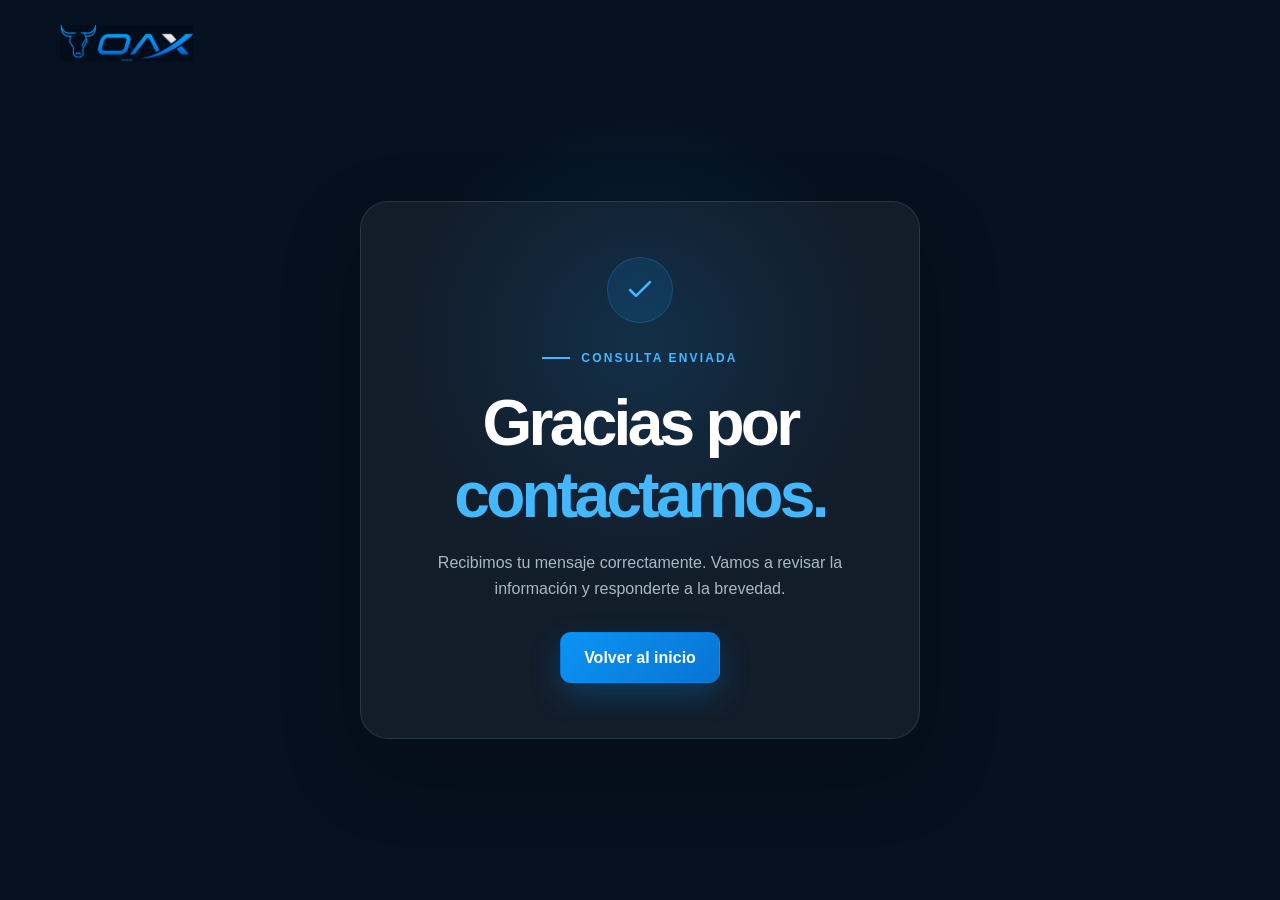
<file: gracias.html>
<!doctype html>
<html lang="es">
  <head>
    <meta charset="UTF-8" />
    <meta name="viewport" content="width=device-width, initial-scale=1.0" />
    <meta name="robots" content="noindex" />
    <meta name="theme-color" content="#06111f" />
    <title>Consulta enviada | OAX</title>
    <link rel="icon" href="assets/logo-oax-cuadrado.png" type="image/png" />
    <link rel="stylesheet" href="styles.css" />
  </head>
  <body class="success-page">
    <main class="success-shell">
      <a class="brand success-brand" href="/" aria-label="OAX, volver al inicio">
        <span class="brand-logo-clip" aria-hidden="true">
          <img src="assets/logo-oax-horizontal.png" alt="" />
        </span>
      </a>
      <section class="success-card">
        <span class="success-icon" aria-hidden="true">
          <svg viewBox="0 0 24 24"><path d="m5 12 4.2 4.2L19 6.5" /></svg>
        </span>
        <p class="eyebrow"><span></span> Consulta enviada</p>
        <h1>Gracias por<br /><em>contactarnos.</em></h1>
        <p>Recibimos tu mensaje correctamente. Vamos a revisar la información y responderte a la brevedad.</p>
        <a class="button button-primary" href="/">Volver al inicio</a>
      </section>
    </main>
  </body>
</html>
</file>
<file: styles.css>
:root {
  --ink: #07111d;
  --navy: #06111f;
  --navy-soft: #0a1a2c;
  --blue: #0b94f3;
  --blue-light: #44b8ff;
  --blue-dark: #0874d4;
  --white: #ffffff;
  --paper: #f7f9fc;
  --muted: #647184;
  --line: #dde4ec;
  --radius: 22px;
  --shadow: 0 22px 65px rgba(7, 17, 29, 0.12);
}

* { box-sizing: border-box; }

html { scroll-behavior: smooth; scroll-padding-top: 90px; }

body {
  margin: 0;
  overflow-x: hidden;
  color: var(--ink);
  background: var(--white);
  font-family: Inter, Avenir, "Segoe UI", Helvetica, Arial, sans-serif;
  font-size: 16px;
  line-height: 1.6;
  -webkit-font-smoothing: antialiased;
}

body.menu-open { overflow: hidden; }

a { color: inherit; text-decoration: none; }
button, input, textarea { font: inherit; }
button, a { -webkit-tap-highlight-color: transparent; }
svg { display: block; }

.skip-link {
  position: fixed;
  z-index: 1000;
  top: 12px;
  left: 12px;
  padding: 10px 16px;
  color: var(--white);
  background: var(--blue-dark);
  border-radius: 8px;
  transform: translateY(-150%);
}

.skip-link:focus { transform: translateY(0); }

.container { width: min(1160px, calc(100% - 48px)); margin-inline: auto; }
.section { padding: 118px 0; }

.site-header {
  position: fixed;
  z-index: 100;
  inset: 0 0 auto;
  height: 82px;
  color: var(--white);
  border-bottom: 1px solid transparent;
  transition: height .25s ease, background .25s ease, border-color .25s ease, backdrop-filter .25s ease;
}

.site-header.scrolled {
  height: 70px;
  background: rgba(6, 17, 31, .9);
  border-color: rgba(255, 255, 255, .08);
  backdrop-filter: blur(16px);
}

.nav-wrap { height: 100%; display: flex; align-items: center; justify-content: space-between; }

.brand { display: inline-flex; flex: 0 0 auto; align-items: center; font-weight: 800; }
.brand-logo-clip { position: relative; width: 133px; height: 36px; display: block; overflow: hidden; }
.brand-logo-clip img { position: absolute; width: 200px; max-width: none; height: auto; left: -35px; top: -32px; }

.main-nav { display: flex; align-items: center; gap: 34px; font-size: .91rem; font-weight: 600; }
.main-nav > a:not(.nav-cta) { color: #c9d3de; transition: color .2s ease; }
.main-nav > a:not(.nav-cta):hover { color: var(--white); }
.nav-cta { padding: 10px 19px; background: var(--blue); border-radius: 100px; transition: background .2s, transform .2s; }
.nav-cta:hover { background: var(--blue-light); transform: translateY(-1px); }

.menu-toggle { display: none; flex: 0 0 44px; width: 44px; height: 44px; padding: 0; background: transparent; border: 0; }
.menu-toggle span { display: block; width: 22px; height: 2px; margin: 6px auto; background: white; transition: transform .25s; }

.hero {
  position: relative;
  min-height: 820px;
  padding: 178px 0 0;
  overflow: hidden;
  color: var(--white);
  background:
    radial-gradient(circle at 76% 42%, rgba(10, 109, 187, .19), transparent 28%),
    linear-gradient(135deg, #06111f 0%, #071625 55%, #05101d 100%);
}

.hero::after {
  content: "";
  position: absolute;
  inset: 0;
  pointer-events: none;
  opacity: .28;
  background-image: linear-gradient(rgba(255,255,255,.025) 1px, transparent 1px), linear-gradient(90deg, rgba(255,255,255,.025) 1px, transparent 1px);
  background-size: 54px 54px;
  mask-image: linear-gradient(to bottom, black, transparent 78%);
}

.hero-glow { position: absolute; border-radius: 50%; filter: blur(10px); pointer-events: none; }
.hero-glow-one { width: 420px; height: 420px; right: -220px; top: 130px; background: rgba(0, 143, 255, .08); }
.hero-glow-two { width: 240px; height: 240px; left: -180px; bottom: 80px; background: rgba(0, 143, 255, .1); }

.hero-grid { position: relative; z-index: 2; display: grid; grid-template-columns: 1.03fr .97fr; align-items: center; gap: 82px; }
.hero-grid > * { min-width: 0; }

.eyebrow { display: flex; align-items: center; gap: 11px; margin: 0 0 20px; color: var(--blue-dark); font-size: .75rem; font-weight: 800; letter-spacing: .18em; text-transform: uppercase; }
.eyebrow span { width: 28px; height: 2px; background: currentColor; }
.hero .eyebrow { color: var(--blue-light); }

h1, h2, h3, p { margin-top: 0; }
h1, h2, h3 { line-height: 1.12; }
h1 { max-width: 660px; margin-bottom: 25px; font-size: clamp(3.5rem, 6vw, 5.5rem); letter-spacing: -.058em; }
h1 em, h2 em { color: var(--blue-light); font-style: normal; }
.hero-text { max-width: 590px; margin-bottom: 34px; color: #bac6d3; font-size: 1.16rem; line-height: 1.75; }
.hero-actions { display: flex; align-items: center; gap: 30px; }

.button { min-height: 50px; display: inline-flex; align-items: center; justify-content: center; gap: 10px; padding: 12px 23px; border: 1px solid transparent; border-radius: 11px; font-weight: 750; cursor: pointer; transition: transform .2s, background .2s, border-color .2s, box-shadow .2s; }
.button svg { width: 18px; fill: none; stroke: currentColor; stroke-width: 1.8; stroke-linecap: round; stroke-linejoin: round; }
.button:hover { transform: translateY(-2px); }
.button-primary { color: var(--white); background: linear-gradient(135deg, var(--blue), var(--blue-dark)); box-shadow: 0 12px 30px rgba(9, 148, 243, .25); }
.button-primary:hover { box-shadow: 0 16px 34px rgba(9, 148, 243, .34); }
.button-secondary { margin-top: 18px; color: var(--white); border-color: rgba(255,255,255,.2); background: rgba(255,255,255,.06); }
.button-secondary:hover { background: rgba(255,255,255,.1); }
.button-ghost { width: 100%; color: var(--blue-dark); border-color: #cfdbea; background: transparent; }
.button-ghost:hover { border-color: var(--blue); background: #f1f8ff; }

.text-link { position: relative; color: inherit; font-size: .92rem; font-weight: 750; }
.text-link::after { content: ""; position: absolute; right: 0; bottom: -5px; left: 0; height: 1px; background: currentColor; transform-origin: left; transition: transform .2s; }
.text-link:hover::after { transform: scaleX(.65); }

.hero-proof { display: flex; gap: 0; margin-top: 56px; }
.hero-proof div { min-width: 130px; padding-right: 28px; }
.hero-proof div + div { padding-left: 28px; border-left: 1px solid rgba(255,255,255,.13); }
.hero-proof strong, .hero-proof span { display: block; }
.hero-proof strong { margin-bottom: 1px; font-size: .96rem; }
.hero-proof span { color: #8999a9; font-size: .74rem; }

.hero-visual { position: relative; height: 500px; display: flex; align-items: center; justify-content: center; }
.visual-orbit { position: absolute; border: 1px solid rgba(50, 176, 255, .12); border-radius: 50%; }
.orbit-one { width: 520px; height: 520px; }
.orbit-two { width: 390px; height: 390px; border-style: dashed; animation: rotate 30s linear infinite; }
@keyframes rotate { to { transform: rotate(360deg); } }

.dashboard-card { position: relative; z-index: 2; width: 480px; overflow: hidden; color: var(--ink); background: rgba(255,255,255,.98); border: 1px solid rgba(255,255,255,.65); border-radius: 20px; box-shadow: 0 32px 85px rgba(0,0,0,.42); transform: perspective(1200px) rotateY(-5deg) rotateX(2deg); }
.dash-top { height: 58px; display: flex; align-items: center; justify-content: space-between; padding: 0 22px; border-bottom: 1px solid #e9eef3; }
.dash-brand { display: flex; align-items: center; gap: 9px; font-size: .76rem; font-weight: 800; }
.mini-mark { width: 22px; height: 22px; display: block; border: 6px solid var(--blue); border-radius: 7px 7px 10px 10px; transform: rotate(45deg) scale(.72); }
.status { display: flex; align-items: center; gap: 7px; color: #67778a; font-size: .63rem; }
.status i { width: 7px; height: 7px; background: #25b77a; border-radius: 50%; box-shadow: 0 0 0 4px rgba(37,183,122,.12); }
.dash-body { padding: 23px; }
.dash-greeting { margin-bottom: 14px; color: #526174; font-size: .75rem; font-weight: 700; }
.dash-metrics { display: grid; grid-template-columns: 1fr 1fr; gap: 12px; }
.dash-metrics article { padding: 15px 17px; background: #f6f8fb; border: 1px solid #e8edf3; border-radius: 12px; }
.dash-metrics span, .dash-metrics strong, .dash-metrics small { display: block; }
.dash-metrics span { color: #788697; font-size: .64rem; }
.dash-metrics strong { margin: 3px 0 1px; font-size: 1.45rem; letter-spacing: -.04em; }
.dash-metrics small { color: #2a9f70; font-size: .57rem; }
.chart-card { margin-top: 13px; padding: 15px 15px 0; border: 1px solid #e8edf3; border-radius: 12px; }
.chart-head { display: flex; justify-content: space-between; font-size: .66rem; font-weight: 700; }
.chart-head small { color: #96a1af; font-weight: 500; }
.chart { width: 100%; height: 125px; overflow: visible; }
.chart-area { fill: url(#chartFill); }
.chart-line { fill: none; stroke: var(--blue); stroke-width: 3; stroke-linecap: round; }

.floating-chip { position: absolute; z-index: 4; display: flex; align-items: center; gap: 11px; padding: 11px 15px; color: var(--ink); background: rgba(255,255,255,.97); border: 1px solid rgba(255,255,255,.7); border-radius: 12px; box-shadow: 0 16px 38px rgba(0,0,0,.26); animation: float 4.5s ease-in-out infinite; }
.floating-chip small, .floating-chip strong { display: block; white-space: nowrap; }
.floating-chip small { color: #8390a0; font-size: .56rem; }
.floating-chip strong { font-size: .68rem; }
.chip-icon { width: 29px; height: 29px; display: grid; place-items: center; color: #f59d2a; background: #fff4e5; border-radius: 8px; }
.chip-icon.check { color: #159d6a; background: #e8f8f1; }
.chip-icon svg { width: 17px; fill: none; stroke: currentColor; stroke-width: 2; stroke-linecap: round; stroke-linejoin: round; }
.chip-alert { top: 52px; right: -25px; }
.chip-sync { bottom: 33px; left: -28px; animation-delay: -2s; }
@keyframes float { 50% { transform: translateY(-9px); } }

.client-strip { position: relative; z-index: 2; display: flex; align-items: center; justify-content: space-between; margin-top: 87px; padding: 29px 0; border-top: 1px solid rgba(255,255,255,.1); }
.client-strip p { margin: 0; color: #7f8e9e; font-size: .72rem; }
.client-strip div { display: flex; align-items: center; gap: 22px; }
.client-strip span { color: #c7d0da; font-size: .72rem; font-weight: 700; letter-spacing: .05em; }
.client-strip i { width: 3px; height: 3px; background: var(--blue); border-radius: 50%; }

.section-heading { display: grid; grid-template-columns: 1.4fr .6fr; align-items: end; gap: 90px; margin-bottom: 56px; }
.section-heading h2, .pricing-heading h2, .contact-copy h2, .process-intro h2 { margin-bottom: 0; font-size: clamp(2.35rem, 4.3vw, 3.7rem); letter-spacing: -.052em; }
.section-heading h2 em, .pricing-heading h2 em { color: var(--blue-dark); }
.section-heading > p { margin-bottom: 3px; color: var(--muted); font-size: .98rem; }

.solutions { background: var(--paper); }
.solution-grid { display: grid; grid-template-columns: repeat(3, 1fr); gap: 18px; }
.solution-card { position: relative; min-height: 390px; padding: 31px; overflow: hidden; background: var(--white); border: 1px solid #e6ebf1; border-radius: var(--radius); transition: transform .3s, box-shadow .3s, border-color .3s; }
.solution-card::after { content: ""; position: absolute; right: -70px; bottom: -80px; width: 180px; height: 180px; background: radial-gradient(circle, rgba(11,148,243,.1), transparent 68%); }
.solution-card:hover { transform: translateY(-7px); border-color: #cfe5f6; box-shadow: var(--shadow); }
.solution-card.featured { color: var(--white); background: var(--navy-soft); border-color: var(--navy-soft); }
.solution-card.featured p { color: #a7b5c3; }
.solution-card.featured li { color: #d7e0e9; border-color: rgba(255,255,255,.08); }
.solution-card.featured li::before { color: var(--blue-light); }
.solution-icon { width: 48px; height: 48px; display: grid; place-items: center; margin-bottom: 43px; color: var(--blue-dark); background: #ecf7ff; border-radius: 13px; }
.featured .solution-icon { color: var(--blue-light); background: rgba(26,158,246,.12); }
.solution-icon svg { width: 25px; fill: none; stroke: currentColor; stroke-width: 1.6; stroke-linecap: round; stroke-linejoin: round; }
.solution-number { position: absolute; top: 33px; right: 30px; color: #a4afbb; font-size: .68rem; font-weight: 800; letter-spacing: .12em; }
.solution-card h3 { margin-bottom: 11px; font-size: 1.28rem; letter-spacing: -.02em; }
.solution-card p { min-height: 52px; margin-bottom: 21px; color: var(--muted); font-size: .88rem; }
.solution-card ul, .price-card ul { padding: 0; margin: 0; list-style: none; }
.solution-card li { position: relative; padding: 7px 0 7px 19px; color: #465467; border-top: 1px solid #edf0f4; font-size: .78rem; }
.solution-card li::before { content: "·"; position: absolute; left: 3px; color: var(--blue-dark); font-size: 1.3rem; line-height: 1; }

.custom-banner { display: grid; grid-template-columns: auto 1fr auto; align-items: center; gap: 19px; margin-top: 18px; padding: 22px 27px; background: #eaf5fd; border: 1px solid #d9edfb; border-radius: 16px; }
.custom-mark { width: 42px; height: 42px; display: grid; place-items: center; color: var(--blue-dark); background: white; border-radius: 11px; }
.custom-mark svg { width: 22px; fill: none; stroke: currentColor; stroke-width: 1.5; stroke-linecap: round; }
.custom-banner h3 { margin: 0 0 2px; font-size: .96rem; }
.custom-banner p { margin: 0; color: var(--muted); font-size: .8rem; }
.custom-banner .text-link { color: var(--blue-dark); }

.process { color: var(--white); background: var(--navy); }
.process-grid { display: grid; grid-template-columns: .82fr 1.18fr; gap: 110px; }
.process-intro { position: sticky; top: 120px; align-self: start; }
.process-intro h2 { max-width: 470px; }
.process-intro > p:not(.eyebrow) { max-width: 430px; margin: 23px 0; color: #96a6b7; }
.process-list { padding: 0; margin: 0; list-style: none; }
.process-list li { display: grid; grid-template-columns: 76px 1fr; gap: 24px; min-height: 154px; padding: 8px 0 34px; border-bottom: 1px solid rgba(255,255,255,.1); }
.process-list li + li { padding-top: 34px; }
.process-list > li > span { width: 50px; height: 50px; display: grid; place-items: center; color: var(--blue-light); background: rgba(18,157,255,.1); border: 1px solid rgba(18,157,255,.2); border-radius: 50%; font-size: .7rem; font-weight: 800; }
.process-list h3 { margin: 2px 0 9px; font-size: 1.25rem; }
.process-list p { max-width: 520px; margin: 0; color: #92a3b4; font-size: .89rem; }

.pricing { background: var(--white); }
.pricing-heading { max-width: 790px; margin: 0 auto 56px; text-align: center; }
.pricing-heading .eyebrow { justify-content: center; }
.pricing-heading > p:last-child { max-width: 620px; margin: 21px auto 0; color: var(--muted); }
.pricing-grid { display: grid; grid-template-columns: repeat(3, 1fr); gap: 18px; align-items: stretch; }
.price-card { position: relative; display: flex; flex-direction: column; padding: 33px 30px 30px; border: 1px solid var(--line); border-radius: var(--radius); }
.price-card.popular { border: 2px solid var(--blue); box-shadow: 0 25px 65px rgba(11,148,243,.14); }
.popular-label { position: absolute; top: -14px; left: 50%; padding: 5px 15px; color: var(--white); background: var(--blue); border-radius: 100px; font-size: .63rem; font-weight: 800; letter-spacing: .08em; text-transform: uppercase; transform: translateX(-50%); }
.price-kicker { margin-bottom: 9px; color: var(--blue-dark); font-size: .65rem; font-weight: 800; letter-spacing: .13em; text-transform: uppercase; }
.price-card h3 { margin-bottom: 22px; font-size: 1.35rem; }
.price { margin-bottom: 15px; }
.price small, .price strong { display: block; }
.price small { margin-bottom: 2px; color: var(--muted); font-size: .7rem; }
.price strong { font-size: clamp(1.45rem, 2.4vw, 1.85rem); letter-spacing: -.04em; }
.price-desc { min-height: 73px; color: var(--muted); font-size: .83rem; }
.price-card ul { flex: 1; margin: 9px 0 27px; }
.price-card li { position: relative; padding: 7px 0 7px 24px; color: #435164; font-size: .79rem; }
.price-card li::before { content: "✓"; position: absolute; left: 0; top: 8px; width: 15px; height: 15px; display: grid; place-items: center; color: var(--blue-dark); background: #e9f6ff; border-radius: 50%; font-size: .58rem; font-weight: 900; }
.enterprise-row { display: grid; grid-template-columns: 1fr 1.35fr auto; align-items: center; gap: 36px; margin-top: 19px; padding: 25px 30px; color: var(--white); background: var(--navy-soft); border-radius: 17px; }
.enterprise-row span { color: var(--blue-light); font-size: .63rem; font-weight: 800; letter-spacing: .11em; text-transform: uppercase; }
.enterprise-row h3 { margin: 3px 0 0; font-size: 1.13rem; }
.enterprise-row p { margin: 0; color: #a8b5c3; font-size: .8rem; }
.enterprise-row p strong { color: white; }
.enterprise-row > a { width: 43px; height: 43px; display: grid; place-items: center; background: var(--blue); border-radius: 50%; transition: transform .2s, background .2s; }
.enterprise-row > a:hover { background: var(--blue-light); transform: translateX(3px); }
.enterprise-row svg { width: 21px; fill: none; stroke: currentColor; stroke-width: 1.8; }
.pricing-note { max-width: 850px; margin: 22px auto 0; color: #8994a2; font-size: .7rem; text-align: center; }

.contact { padding-top: 30px; background: var(--white); }
.contact-shell { position: relative; display: grid; grid-template-columns: .9fr 1.1fr; gap: 90px; padding: 70px; overflow: hidden; color: var(--white); background: linear-gradient(135deg, #071523, #09243a); border-radius: 30px; }
.contact-shell::before { content: ""; position: absolute; width: 390px; height: 390px; left: -200px; bottom: -250px; background: rgba(11,148,243,.17); border-radius: 50%; filter: blur(10px); }
.contact-copy { position: relative; z-index: 1; padding-top: 12px; }
.eyebrow.light { color: var(--blue-light); }
.contact-copy h2 { max-width: 470px; }
.contact-copy > p:not(.eyebrow) { margin: 23px 0 33px; color: #a9b8c7; font-size: .93rem; }
.contact-location { display: flex; align-items: center; gap: 9px; color: #ccd6e0; font-size: .78rem; }
.contact-location svg { width: 19px; fill: none; stroke: var(--blue-light); stroke-width: 1.7; }
.contact-methods { display: grid; gap: 10px; margin-top: 28px; }
.contact-methods > a { display: flex; align-items: center; gap: 12px; width: fit-content; color: #dbe5ee; transition: color .2s, transform .2s; }
.contact-methods > a:hover { color: var(--white); transform: translateX(3px); }
.contact-methods > a > span:first-child { width: 35px; height: 35px; display: grid; place-items: center; color: var(--blue-light); background: rgba(18,157,255,.1); border: 1px solid rgba(18,157,255,.18); border-radius: 9px; }
.contact-methods svg { width: 18px; fill: none; stroke: currentColor; stroke-width: 1.6; stroke-linecap: round; stroke-linejoin: round; }
.contact-methods small, .contact-methods strong { display: block; }
.contact-methods small { color: #7f91a3; font-size: .62rem; font-weight: 500; }
.contact-methods strong { font-size: .78rem; font-weight: 700; }
.contact-form { position: relative; z-index: 1; padding: 30px; color: var(--ink); background: white; border-radius: 19px; }
.honeypot { position: absolute !important; width: 1px !important; height: 1px !important; padding: 0 !important; margin: -1px !important; overflow: hidden !important; clip: rect(0, 0, 0, 0) !important; white-space: nowrap !important; border: 0 !important; }
.field-row { display: grid; grid-template-columns: 1fr 1fr; gap: 13px; }
.contact-form label { display: block; margin-bottom: 13px; color: #344256; font-size: .72rem; font-weight: 750; }
.contact-form input, .contact-form textarea { width: 100%; margin-top: 6px; padding: 12px 14px; color: var(--ink); background: #f7f9fb; border: 1px solid #e2e8ef; border-radius: 9px; outline: none; resize: vertical; transition: border-color .2s, box-shadow .2s; }
.contact-form input::placeholder, .contact-form textarea::placeholder { color: #a4afbb; }
.contact-form input:focus, .contact-form textarea:focus { border-color: var(--blue); box-shadow: 0 0 0 3px rgba(11,148,243,.1); }
.form-button { width: 100%; border: 0; }
.whatsapp-option { display: flex; align-items: center; justify-content: space-between; gap: 12px; margin-top: 13px; padding-top: 13px; border-top: 1px solid #e8edf2; }
.whatsapp-option > span { color: #84909e; font-size: .66rem; }
.whatsapp-option > a { display: inline-flex; flex: 0 0 auto; align-items: center; gap: 6px; color: #159d6a; font-size: .68rem; font-weight: 800; transition: color .2s; }
.whatsapp-option > a:hover { color: #08794f; }
.whatsapp-option svg { width: 16px; fill: none; stroke: currentColor; stroke-width: 1.6; stroke-linecap: round; stroke-linejoin: round; }

.site-footer { padding: 80px 0 28px; color: #a2b0be; background: var(--navy); }
.footer-main { display: grid; grid-template-columns: 1fr .8fr 1fr; align-items: center; gap: 60px; padding-bottom: 55px; }
.footer-main .brand { color: white; }
.footer-logo { width: 166px; height: 45px; }
.footer-logo img { width: 250px; left: -44px; top: -40px; }
.footer-main > p { max-width: 270px; margin: 0; font-size: .77rem; }
.footer-main nav { display: flex; justify-content: flex-end; gap: 25px; font-size: .75rem; }
.footer-main nav a { transition: color .2s; }
.footer-main nav a:hover { color: white; }
.footer-bottom { display: flex; justify-content: space-between; padding-top: 25px; border-top: 1px solid rgba(255,255,255,.08); color: #657687; font-size: .67rem; }
.footer-bottom a { transition: color .2s; }
.footer-bottom a:hover { color: var(--white); }

.reveal { opacity: 1; transform: none; transition: opacity .7s ease, transform .7s ease; }
.reveal.visible { opacity: 1; transform: translateY(0); }
.reveal-delay-short { transition-delay: .1s; }
.reveal-delay, .reveal-delay-long { transition-delay: .2s; }

@media (max-width: 1050px) {
  .hero-grid { grid-template-columns: 1fr 1fr; gap: 30px; }
  .dashboard-card { width: 420px; }
  .chip-alert { right: -5px; }
  .chip-sync { left: -5px; }
  .contact-shell { gap: 48px; padding: 55px 45px; }
  .footer-main { gap: 30px; }
}

@media (max-width: 860px) {
  .container { width: min(100% - 34px, 690px); }
  .section { padding: 90px 0; }
  .menu-toggle { display: block; position: relative; z-index: 3; }
  .menu-toggle[aria-expanded="true"] span:first-child { transform: translateY(4px) rotate(45deg); }
  .menu-toggle[aria-expanded="true"] span:last-child { transform: translateY(-4px) rotate(-45deg); }
  .main-nav { position: fixed; inset: 0; display: flex; flex-direction: column; justify-content: center; gap: 28px; font-size: 1.25rem; background: rgba(6,17,31,.98); opacity: 0; visibility: hidden; transform: translateY(-12px); transition: opacity .25s, visibility .25s, transform .25s; }
  .main-nav.open { opacity: 1; visibility: visible; transform: translateY(0); }
  .nav-cta { margin-top: 6px; padding: 12px 27px; }
  .hero { min-height: auto; padding-top: 145px; }
  .hero-grid { grid-template-columns: 1fr; text-align: center; }
  .hero-copy { display: flex; flex-direction: column; align-items: center; }
  .hero-visual { width: min(100%, 560px); margin: 20px auto 0; }
  .hero-proof { justify-content: center; }
  .client-strip { margin-top: 58px; }
  .client-strip p { display: none; }
  .client-strip div { width: 100%; justify-content: center; flex-wrap: wrap; }
  .section-heading { grid-template-columns: 1fr; gap: 20px; }
  .section-heading > p { max-width: 590px; }
  .solution-grid, .pricing-grid { grid-template-columns: 1fr; }
  .solution-card { min-height: 0; }
  .solution-card p, .price-desc { min-height: 0; }
  .price-card { padding: 32px; }
  .process-grid { grid-template-columns: 1fr; gap: 62px; }
  .process-intro { position: static; }
  .process-list li { min-height: 135px; }
  .enterprise-row { grid-template-columns: 1fr auto; }
  .enterprise-row > p { grid-column: 1; }
  .enterprise-row > a { grid-row: 1 / 3; grid-column: 2; }
  .contact-shell { grid-template-columns: 1fr; gap: 38px; }
  .footer-main { grid-template-columns: 1fr; }
  .footer-main nav { justify-content: flex-start; }
}

@media (max-width: 560px) {
  .container { width: calc(100% - 28px); }
  .section { padding: 74px 0; }
  .site-header { height: 70px; }
  .hero-copy { width: 100%; }
  .hero-copy .eyebrow { max-width: 100%; justify-content: center; font-size: .62rem; letter-spacing: .12em; }
  .hero-copy .eyebrow span { flex: 0 0 24px; }
  h1 { width: 100%; font-size: clamp(2.8rem, 12.5vw, 3.15rem); overflow-wrap: break-word; }
  .hero { padding-top: 125px; }
  .hero-text { font-size: 1rem; }
  .hero-actions { width: 100%; flex-direction: column; gap: 20px; }
  .hero-actions .button { width: 100%; }
  .hero-proof { width: 100%; margin-top: 44px; }
  .hero-proof div { min-width: 0; flex: 1; padding-right: 12px; }
  .hero-proof div + div { padding-left: 12px; }
  .hero-proof strong { font-size: .79rem; }
  .hero-proof span { font-size: .62rem; }
  .hero-visual { height: 390px; }
  .dashboard-card { width: calc(100% - 24px); transform: none; }
  .dash-top { height: 50px; }
  .dash-body { padding: 15px; }
  .chart { height: 90px; }
  .floating-chip { display: none; }
  .orbit-one { width: 390px; height: 390px; }
  .orbit-two { width: 300px; height: 300px; }
  .client-strip div { gap: 12px; }
  .client-strip span { font-size: .62rem; }
  .section-heading h2, .pricing-heading h2, .contact-copy h2, .process-intro h2 { font-size: 2.35rem; }
  .solution-card { padding: 26px; }
  .custom-banner { grid-template-columns: auto 1fr; }
  .custom-banner .text-link { grid-column: 2; justify-self: start; }
  .process-list li { grid-template-columns: 56px 1fr; gap: 13px; }
  .process-list > li > span { width: 43px; height: 43px; }
  .enterprise-row { padding: 24px; }
  .contact { padding-top: 0; }
  .contact-shell { width: 100%; padding: 52px 20px 20px; border-radius: 0; }
  .field-row { grid-template-columns: 1fr; gap: 0; }
  .contact-form { padding: 21px; }
  .whatsapp-option { flex-direction: column; align-items: center; text-align: center; }
  .footer-main nav { flex-wrap: wrap; gap: 15px 24px; }
  .footer-bottom { flex-direction: column; gap: 6px; }
}

@media (prefers-reduced-motion: reduce) {
  html { scroll-behavior: auto; }
  *, *::before, *::after { animation-duration: .01ms !important; animation-iteration-count: 1 !important; transition-duration: .01ms !important; }
  .reveal { opacity: 1; transform: none; }
}

.success-page { min-height: 100vh; color: var(--white); background: radial-gradient(circle at 50% 38%, rgba(11,148,243,.15), transparent 28%), var(--navy); }
.success-shell { min-height: 100vh; display: grid; place-items: center; padding: 100px 24px 60px; }
.success-brand { position: absolute; top: 25px; left: max(24px, calc((100% - 1160px) / 2)); }
.success-card { width: min(560px, 100%); padding: 55px; text-align: center; background: rgba(255,255,255,.05); border: 1px solid rgba(255,255,255,.1); border-radius: 28px; box-shadow: 0 30px 80px rgba(0,0,0,.22); }
.success-icon { width: 66px; height: 66px; display: grid; place-items: center; margin: 0 auto 26px; color: var(--blue-light); background: rgba(18,157,255,.12); border: 1px solid rgba(18,157,255,.24); border-radius: 50%; }
.success-icon svg { width: 34px; fill: none; stroke: currentColor; stroke-width: 1.8; stroke-linecap: round; stroke-linejoin: round; }
.success-card .eyebrow { justify-content: center; color: var(--blue-light); }
.success-card h1 { margin: 0 0 19px; font-size: clamp(2.7rem, 7vw, 4rem); }
.success-card > p:not(.eyebrow) { max-width: 420px; margin: 0 auto 30px; color: #a9b8c7; }
@media (max-width: 560px) { .success-card { padding: 42px 22px; } }
</file>
<file: demo.css>
:root {
  --sidebar: #071523;
  --sidebar-soft: #0d2033;
  --app-bg: #f4f7fa;
  --surface: #ffffff;
  --surface-soft: #f7f9fb;
  --text: #172332;
  --text-soft: #677587;
  --text-faint: #96a2af;
  --line: #e2e8ee;
  --line-soft: #edf1f4;
  --blue: #1098ed;
  --blue-dark: #0879ce;
  --blue-soft: #e8f6ff;
  --green: #1ab67a;
  --green-soft: #e9f9f2;
  --orange: #f59c2b;
  --orange-soft: #fff4e4;
  --violet: #7769ef;
  --violet-soft: #efedff;
  --red: #e65c62;
  --red-soft: #ffedef;
  --shadow: 0 12px 35px rgba(18, 39, 61, .07);
  --sidebar-width: 252px;
  --header-height: 72px;
}

* { box-sizing: border-box; }
[hidden] { display: none !important; }
.sr-only { position: absolute !important; width: 1px !important; height: 1px !important; padding: 0 !important; margin: -1px !important; overflow: hidden !important; clip: rect(0, 0, 0, 0) !important; white-space: nowrap !important; border: 0 !important; }
html { width: 100%; max-width: 100%; overflow-x: hidden; overflow-x: clip; scroll-behavior: smooth; }
body { width: 100%; max-width: 100%; margin: 0; overflow-x: hidden; overflow-x: clip; color: var(--text); background: var(--app-bg); font-family: Inter, Avenir, "Segoe UI", Helvetica, Arial, sans-serif; font-size: 14px; line-height: 1.5; -webkit-font-smoothing: antialiased; }
body.modal-open { overflow: hidden; }
button, input, select, textarea { color: inherit; font: inherit; }
button, a { -webkit-tap-highlight-color: transparent; }
button { cursor: pointer; }
a { color: inherit; text-decoration: none; }
:where(button, a, input, select, textarea):focus-visible { outline: 3px solid rgba(16,152,237,.38); outline-offset: 2px; }
svg { display: block; width: 20px; height: 20px; fill: none; stroke: currentColor; stroke-width: 1.75; stroke-linecap: round; stroke-linejoin: round; }
.svg-sprite { position: absolute; width: 0; height: 0; overflow: hidden; }

.sidebar { position: fixed; z-index: 40; inset: 0 auto 0 0; width: var(--sidebar-width); display: flex; flex-direction: column; padding: 19px 15px 17px; color: #a6b5c4; background: var(--sidebar); border-right: 1px solid rgba(255,255,255,.06); transition: transform .28s ease; }
.sidebar-top { height: 46px; display: flex; align-items: center; justify-content: space-between; padding: 0 7px; }
.demo-brand { display: flex; align-items: center; gap: 8px; }
.demo-logo-crop { position: relative; width: 98px; height: 28px; display: block; overflow: hidden; }
.demo-logo-crop img { position: absolute; top: -23px; left: -26px; width: 148px; max-width: none; }
.demo-badge { padding: 3px 6px; color: #74c7fb; background: rgba(16,152,237,.12); border: 1px solid rgba(16,152,237,.2); border-radius: 5px; font-size: .52rem; font-weight: 800; letter-spacing: .12em; }
.sidebar-close { display: none !important; color: white !important; }

.company-switch { width: 100%; display: grid; grid-template-columns: 34px 1fr 16px; align-items: center; gap: 10px; margin: 19px 0 20px; padding: 11px; color: white; text-align: left; background: var(--sidebar-soft); border: 1px solid rgba(255,255,255,.07); border-radius: 11px; }
.company-avatar { width: 34px; height: 34px; display: grid; place-items: center; color: white; background: linear-gradient(135deg, #18a8ff, #0873cb); border-radius: 9px; font-size: .67rem; font-weight: 800; }
.company-switch strong, .company-switch small { display: block; }
.company-switch strong { margin-bottom: 1px; font-size: .71rem; }
.company-switch small { color: #718397; font-size: .58rem; }
.company-switch > svg { width: 14px; color: #6d8093; }

.demo-nav { flex: 1; overflow-y: auto; scrollbar-width: thin; }
.demo-nav p { margin: 18px 12px 7px; color: #526579; font-size: .53rem; font-weight: 800; letter-spacing: .15em; text-transform: uppercase; }
.demo-nav button { position: relative; width: 100%; height: 43px; display: flex; align-items: center; gap: 12px; margin: 2px 0; padding: 0 12px; color: #8fa0b1; background: transparent; border: 0; border-radius: 9px; text-align: left; transition: color .2s, background .2s; }
.demo-nav button:hover { color: #dbe6ef; background: rgba(255,255,255,.045); }
.demo-nav button.active { color: white; background: linear-gradient(90deg, rgba(16,152,237,.19), rgba(16,152,237,.08)); }
.demo-nav button.active::before { content: ""; position: absolute; inset: 8px auto 8px 0; width: 3px; background: var(--blue); border-radius: 0 3px 3px 0; }
.demo-nav button svg { width: 18px; height: 18px; }
.demo-nav button span { flex: 1; font-size: .73rem; font-weight: 650; }
.demo-nav button i { min-width: 20px; height: 20px; display: grid; place-items: center; color: #ffbd62; background: rgba(245,156,43,.14); border-radius: 6px; font-size: .56rem; font-style: normal; font-weight: 800; }

.sidebar-help { margin: 14px 3px 13px; padding: 14px; background: linear-gradient(145deg, rgba(16,152,237,.14), rgba(16,152,237,.04)); border: 1px solid rgba(16,152,237,.14); border-radius: 12px; }
.sidebar-help > span { width: 27px; height: 27px; display: grid; place-items: center; margin-bottom: 9px; color: #69c4fc; background: rgba(16,152,237,.13); border-radius: 8px; }
.sidebar-help svg { width: 15px; }
.sidebar-help strong { display: block; color: white; font-size: .68rem; }
.sidebar-help p { margin: 3px 0 10px; color: #6f8295; font-size: .58rem; }
.sidebar-help button { padding: 0; color: #68c3fb; background: none; border: 0; font-size: .61rem; font-weight: 750; }
.back-site { display: flex; align-items: center; gap: 8px; padding: 7px 9px; color: #708296; font-size: .62rem; transition: color .2s; }
.back-site:hover { color: white; }

.app-main { min-height: 100vh; margin-left: var(--sidebar-width); }
.app-header { position: sticky; z-index: 30; top: 0; height: var(--header-height); display: flex; align-items: center; justify-content: space-between; padding: 0 30px; background: rgba(255,255,255,.92); border-bottom: 1px solid var(--line); backdrop-filter: blur(15px); }
.mobile-menu { display: none !important; }
.global-search-wrap { position: relative; width: min(390px, 36vw); }
.global-search { width: 100%; height: 39px; display: flex; align-items: center; gap: 9px; padding: 0 11px; background: #f5f7f9; border: 1px solid transparent; border-radius: 9px; transition: background .2s, border-color .2s, box-shadow .2s; }
.global-search:focus-within { background: white; border-color: #acd9f6; box-shadow: 0 0 0 3px rgba(16,152,237,.08); }
.global-search svg { width: 17px; color: #8e9baa; }
.global-search input { flex: 1; min-width: 0; padding: 0; background: transparent; border: 0; outline: 0; font-size: .7rem; }
.global-search input::placeholder { color: #9aa6b2; }
.global-search kbd { padding: 2px 6px; color: #8f9ba8; background: white; border: 1px solid #dde3e9; border-radius: 5px; font-family: inherit; font-size: .54rem; box-shadow: 0 1px 1px rgba(0,0,0,.03); }
.global-results { position: absolute; z-index: 95; top: calc(100% + 8px); left: 0; width: min(440px, calc(100vw - 24px)); max-height: min(520px, calc(100vh - 90px)); overflow-y: auto; background: var(--surface); border: 1px solid var(--line); border-radius: 11px; box-shadow: 0 18px 45px rgba(4,22,36,.16); }
.global-results button { width: 100%; display: grid; grid-template-columns: 32px 1fr; align-items: center; gap: 9px; padding: 10px 12px; text-align: left; background: transparent; border: 0; border-bottom: 1px solid var(--line-soft); }
.global-results button:last-child { border-bottom: 0; }
.global-results button:hover, .global-results button:focus-visible { background: var(--surface-soft); }
.global-results button > span:first-child { width: 31px; height: 31px; display: grid; place-items: center; color: var(--blue-dark); background: var(--blue-soft); border-radius: 8px; }
.global-results button svg { width: 15px; }
.global-results strong, .global-results small { display: block; }
.global-results strong { font-size: .66rem; }
.global-results small { color: var(--text-faint); font-size: .55rem; }
.global-empty { margin: 0; padding: 15px; color: var(--text-soft); font-size: .63rem; text-align: center; }
.header-actions { display: flex; align-items: center; gap: 9px; }
.today { margin-right: 7px; color: #7b8897; font-size: .64rem; text-transform: capitalize; }
.icon-button { width: 38px; height: 38px; display: grid; place-items: center; padding: 0; color: #68778a; background: transparent; border: 1px solid transparent; border-radius: 9px; transition: color .2s, background .2s, border-color .2s; }
.icon-button:hover { color: var(--blue-dark); background: var(--blue-soft); border-color: #d9edf9; }
.icon-button svg { width: 18px; }
.notification-button { position: relative; }
.notification-button i { position: absolute; top: 7px; right: 7px; width: 6px; height: 6px; background: #ef6268; border: 1px solid white; border-radius: 50%; }
.profile-button { display: grid; grid-template-columns: 33px auto 15px; align-items: center; gap: 8px; margin-left: 2px; padding: 3px 4px 3px 3px; background: transparent; border: 0; border-radius: 9px; text-align: left; }
.profile-button:hover { background: #f4f7f9; }
.profile-button > span:first-child { width: 33px; height: 33px; display: grid; place-items: center; color: #096dad; background: #dff3ff; border-radius: 9px; font-size: .65rem; font-weight: 800; }
.profile-button strong, .profile-button small { display: block; }
.profile-button strong { color: #273446; font-size: .64rem; }
.profile-button small { color: #99a4af; font-size: .54rem; }
.profile-button > svg { width: 13px; color: #9ca7b2; }

.demo-notice { position: sticky; z-index: 25; top: var(--header-height); min-height: 48px; display: flex; align-items: center; gap: 10px; padding: 8px 30px; color: #21567b; background: rgba(233,247,255,.96); border-bottom: 1px solid #d7edfa; backdrop-filter: blur(12px); }
.demo-notice > span { width: 25px; height: 25px; display: grid; place-items: center; flex: 0 0 auto; color: var(--blue-dark); background: white; border-radius: 7px; }
.demo-notice svg { width: 15px; }
.demo-notice p { flex: 1; margin: 0; font-size: .63rem; }
.demo-notice-actions { display: flex; align-items: center; gap: 8px; }
.demo-notice button, .demo-notice a { min-height: 32px; display: inline-flex; align-items: center; justify-content: center; gap: 6px; padding: 6px 11px; border-radius: 7px; font-size: .61rem; font-weight: 750; white-space: nowrap; }
.demo-notice .simulation-button { color: white; background: linear-gradient(135deg, #10334f, #0a2035); border: 0; box-shadow: 0 6px 15px rgba(7,25,40,.16); }
.demo-notice .simulation-button:hover { background: linear-gradient(135deg, #0c8edc, #0877c9); transform: translateY(-1px); }
.demo-notice .notice-reset { color: #21567b; background: rgba(255,255,255,.8); border: 1px solid #c8e4f5; }
.demo-notice .notice-reset:hover { background: white; border-color: #9fd4f3; }
.demo-notice a { color: white; background: var(--blue); }

.content-shell { width: min(1330px, 100%); margin: 0 auto; padding: 28px 30px 55px; }
.app-panel { display: none; animation: panel-in .35s ease; }
.app-panel.active { display: block; }
@keyframes panel-in { from { opacity: 0; transform: translateY(6px); } to { opacity: 1; transform: none; } }
.page-title-row { min-height: 78px; display: flex; align-items: flex-start; justify-content: space-between; gap: 25px; margin-bottom: 24px; }
.page-kicker { margin: 0 0 4px; color: var(--blue-dark) !important; font-size: .57rem !important; font-weight: 800; letter-spacing: .13em; text-transform: uppercase; }
.page-title-row h1 { margin: 0 0 4px; color: var(--text); font-size: clamp(1.55rem, 2.2vw, 2rem); line-height: 1.15; letter-spacing: -.035em; }
.page-title-row h1 span { font-size: .8em; }
.page-title-row p { margin: 0; color: var(--text-soft); font-size: .7rem; }
.title-actions { display: flex; flex-wrap: wrap; justify-content: flex-end; gap: 9px; padding-top: 7px; }
.primary-button, .secondary-button, .filter-button { min-height: 39px; display: inline-flex; align-items: center; justify-content: center; gap: 8px; padding: 8px 14px; border-radius: 8px; font-size: .67rem; font-weight: 750; transition: transform .2s, background .2s, border-color .2s, box-shadow .2s; }
.primary-button { color: white; background: linear-gradient(135deg, #16a3f7, #087dd6); border: 0; box-shadow: 0 8px 20px rgba(16,152,237,.18); }
.primary-button:hover { transform: translateY(-1px); box-shadow: 0 11px 24px rgba(16,152,237,.26); }
.secondary-button, .filter-button { color: #536174; background: var(--surface); border: 1px solid var(--line); }
.secondary-button:hover, .filter-button:hover { color: var(--blue-dark); border-color: #b9dff7; background: #f7fcff; }
.primary-button svg, .secondary-button svg, .filter-button svg { width: 15px; }

.kpi-grid { display: grid; grid-template-columns: repeat(4, 1fr); gap: 14px; margin-bottom: 16px; }
.kpi-card { min-width: 0; padding: 18px; background: var(--surface); border: 1px solid var(--line); border-radius: 13px; box-shadow: 0 3px 10px rgba(22,42,63,.025); }
.kpi-card.alert-card { border-color: #f5dfc3; }
.kpi-top { display: flex; align-items: center; justify-content: space-between; margin-bottom: 14px; }
.kpi-icon, .quick-icon, .movement-icon, .report-file { width: 36px; height: 36px; display: grid; place-items: center; border-radius: 9px; }
.kpi-icon svg, .quick-icon svg, .movement-icon svg, .report-file svg { width: 18px; }
.blue { color: var(--blue-dark) !important; background: var(--blue-soft) !important; }
.green { color: var(--green) !important; background: var(--green-soft) !important; }
.orange { color: var(--orange) !important; background: var(--orange-soft) !important; }
.violet { color: var(--violet) !important; background: var(--violet-soft) !important; }
.trend { display: inline-flex; align-items: center; gap: 2px; padding: 3px 6px; border-radius: 5px; font-size: .52rem; font-weight: 750; }
.trend svg { width: 10px; height: 10px; stroke-width: 2; }
.trend.positive { color: #159768; background: #ebf9f3; }
.trend.neutral { color: #6f64d7; background: #f0eeff; }
.trend.warning { color: #cb7a13; background: #fff4e4; }
.kpi-card > p { margin: 0 0 2px; color: var(--text-soft); font-size: .64rem; }
.kpi-card > strong { display: block; margin-bottom: 1px; font-size: 1.55rem; line-height: 1.2; letter-spacing: -.035em; }
.kpi-card > small { color: var(--text-faint); font-size: .55rem; }

.dashboard-grid { display: grid; grid-template-columns: minmax(0, 1.65fr) minmax(275px, .85fr); gap: 15px; }
.widget { min-width: 0; background: var(--surface); border: 1px solid var(--line); border-radius: 13px; box-shadow: 0 3px 11px rgba(22,42,63,.025); }
.widget-head { display: flex; align-items: flex-start; justify-content: space-between; gap: 20px; padding: 18px 19px 0; }
.widget-head h2 { margin: 0 0 2px; color: var(--text); font-size: .83rem; letter-spacing: -.01em; }
.widget-head p { margin: 0; color: var(--text-faint); font-size: .57rem; }
.widget-head > button { padding: 2px 0; color: var(--blue-dark); background: transparent; border: 0; font-size: .58rem; font-weight: 750; }
.widget-head select { padding: 7px 27px 7px 9px; color: var(--text-soft); background: var(--surface-soft); border: 1px solid var(--line); border-radius: 7px; outline: none; font-size: .58rem; }
.chart-widget { min-height: 350px; }
.chart-legend { display: flex; justify-content: flex-end; gap: 14px; margin: 8px 20px -2px; color: var(--text-soft); font-size: .54rem; }
.chart-legend span { display: flex; align-items: center; gap: 5px; }
.chart-legend i { width: 8px; height: 8px; border-radius: 50%; }
.chart-legend .entry { background: var(--blue); }
.chart-legend .exit { background: #97a6b7; }
.main-chart { position: relative; height: 264px; margin: 0 18px 10px 43px; }
.chart-scale { position: absolute; top: 10px; bottom: 25px; left: -32px; display: flex; flex-direction: column; justify-content: space-between; color: #a3adb8; font-size: .5rem; }
.main-chart > svg { width: 100%; height: 228px; overflow: visible; }
.grid-lines path { fill: none; stroke: #e9edf1; stroke-width: 1; vector-effect: non-scaling-stroke; }
.main-chart .area { fill: url(#fillEntry); stroke: none; }
.main-chart .line { fill: none; stroke-width: 2.2; stroke-linecap: round; vector-effect: non-scaling-stroke; }
.entry-line { stroke: var(--blue); }
.exit-line { stroke: #a1adba; stroke-dasharray: 5 5; }
.chart-labels { display: flex; justify-content: space-between; color: #96a1ad; font-size: .51rem; }

.quick-widget { min-height: 350px; }
.quick-grid { display: grid; grid-template-columns: 1fr; gap: 1px; padding: 8px 10px 11px; }
.quick-grid > button { display: grid; grid-template-columns: 37px 1fr 17px; align-items: center; gap: 10px; padding: 10px; color: var(--text); text-align: left; background: transparent; border: 0; border-radius: 9px; transition: background .2s, transform .2s; }
.quick-grid > button:hover { background: var(--surface-soft); transform: translateX(2px); }
.quick-grid strong, .quick-grid small { display: block; }
.quick-grid strong { margin-bottom: 2px; font-size: .65rem; }
.quick-grid small { color: var(--text-faint); font-size: .54rem; }
.quick-arrow { width: 14px; color: #a4afba; }

.alert-widget, .activity-widget { min-height: 265px; }
.alert-list, .activity-list { padding: 8px 18px 15px; }
.alert-item, .activity-item { display: grid; align-items: center; gap: 10px; padding: 10px 0; border-bottom: 1px solid var(--line-soft); }
.alert-item:last-child, .activity-item:last-child { border-bottom: 0; }
.alert-item { width: 100%; grid-template-columns: 34px 1fr auto; color: inherit; text-align: left; background: transparent; border: 0; border-bottom: 1px solid var(--line-soft); cursor: pointer; }
.alert-item:hover { background: var(--surface-soft); }
.activity-item { grid-template-columns: 32px 1fr auto; }
.product-thumb { width: 34px; height: 34px; display: grid; place-items: center; background: var(--surface-soft); border: 1px solid var(--line-soft); border-radius: 8px; font-size: 1rem; }
.alert-item strong, .alert-item small, .activity-item strong, .activity-item small { display: block; }
.alert-item strong, .activity-item strong { font-size: .61rem; }
.alert-item small, .activity-item small { margin-top: 2px; color: var(--text-faint); font-size: .52rem; }
.stock-number { text-align: right; }
.stock-number strong { color: var(--orange); }
.stock-number small { white-space: nowrap; }
.activity-marker { width: 29px; height: 29px; display: grid; place-items: center; border-radius: 8px; }
.activity-marker svg { width: 14px; }
.activity-amount { text-align: right; }
.activity-amount strong.in { color: var(--green); }
.activity-amount strong.out { color: var(--red); }

.summary-strip { display: grid; grid-template-columns: repeat(4, 1fr); margin-bottom: 16px; background: var(--surface); border: 1px solid var(--line); border-radius: 13px; }
.summary-strip div { padding: 16px 20px; }
.summary-strip div + div { border-left: 1px solid var(--line); }
.summary-strip span, .summary-strip strong { display: block; }
.summary-strip span { color: var(--text-soft); font-size: .59rem; }
.summary-strip strong { margin-top: 2px; font-size: 1.05rem; }
.orange-text { color: var(--orange); }
.table-widget { overflow: hidden; }
.table-toolbar { display: flex; align-items: center; justify-content: space-between; gap: 15px; padding: 14px 16px; border-bottom: 1px solid var(--line); }
.table-toolbar > label { width: min(330px, 42%); height: 36px; display: flex; align-items: center; gap: 8px; padding: 0 10px; background: var(--surface-soft); border: 1px solid var(--line); border-radius: 8px; }
.table-toolbar > label svg { width: 15px; color: #98a4b0; }
.table-toolbar input { width: 100%; padding: 0; background: transparent; border: 0; outline: 0; font-size: .62rem; }
.table-toolbar > div { display: flex; gap: 8px; }
.table-toolbar select { padding: 8px 29px 8px 10px; color: var(--text-soft); background: var(--surface); border: 1px solid var(--line); border-radius: 8px; outline: 0; font-size: .61rem; }
.filter-button { min-height: 36px; padding: 7px 11px; }
.advanced-filters { display: grid; grid-template-columns: repeat(3, minmax(145px, 1fr)) auto; align-items: end; gap: 10px; padding: 12px 16px; background: var(--surface-soft); border-bottom: 1px solid var(--line); }
.advanced-filters label, .custom-period label { color: var(--text-soft); font-size: .57rem; font-weight: 700; }
.advanced-filters select, .custom-period input { width: 100%; display: block; margin-top: 4px; padding: 8px 10px; color: var(--text); background: var(--surface); border: 1px solid var(--line); border-radius: 8px; font-size: .61rem; }
.clear-filters { min-height: 36px; padding: 7px 11px; color: var(--blue-dark); background: transparent; border: 0; border-radius: 7px; font-size: .6rem; font-weight: 750; }
.clear-filters:hover { background: var(--blue-soft); }
.table-scroll { width: 100%; max-width: 100%; overflow-x: auto; overscroll-behavior-inline: contain; -webkit-overflow-scrolling: touch; contain: inline-size; }
table { width: 100%; border-collapse: collapse; }
th { padding: 11px 14px; color: #8492a2; background: var(--surface-soft); border-bottom: 1px solid var(--line); font-size: .54rem; font-weight: 750; letter-spacing: .035em; text-align: left; text-transform: uppercase; white-space: nowrap; }
td { padding: 12px 14px; color: #536174; border-bottom: 1px solid var(--line-soft); font-size: .6rem; white-space: nowrap; }
tbody tr:last-child td { border-bottom: 0; }
tbody tr:hover { background: #fafcfd; }
.product-cell { display: flex; align-items: center; gap: 9px; }
.product-cell .product-thumb { width: 31px; height: 31px; font-size: .85rem; }
.product-cell strong, .product-cell small { display: block; }
.product-cell strong { color: var(--text); font-size: .61rem; }
.product-cell small { color: var(--text-faint); font-size: .5rem; }
.status-pill { display: inline-flex; align-items: center; justify-content: center; padding: 4px 8px; border-radius: 100px; font-size: .51rem; font-weight: 750; }
.status-pill.ok { color: #188e63; background: var(--green-soft); }
.status-pill.low, .status-pill.waiting { color: #bf741b; background: var(--orange-soft); }
.status-pill.processing { color: #147fbe; background: var(--blue-soft); }
.row-menu { width: 36px; height: 36px; display: grid; place-items: center; color: #8491a0; background: transparent; border: 0; border-radius: 7px; }
.row-menu:hover { background: var(--surface-soft); }
.row-menu svg { width: 15px; }
.quantity-cell { color: var(--text); font-weight: 750; }
.quantity-cell.low { color: var(--orange); }
.movement-type { display: inline-flex; align-items: center; gap: 4px; font-weight: 750; }
.movement-type.in { color: var(--green); }
.movement-type.out { color: var(--red); }
.movement-type svg { width: 12px; }
.table-footer { display: flex; align-items: center; justify-content: space-between; padding: 12px 16px; color: var(--text-faint); border-top: 1px solid var(--line); font-size: .55rem; }
.table-footer div { display: flex; gap: 4px; }
.table-footer button { min-width: 36px; height: 36px; padding: 0 8px; color: #8794a1; background: var(--surface); border: 1px solid var(--line); border-radius: 7px; font-size: .63rem; }
.table-footer button.current { color: white; background: var(--blue); border-color: var(--blue); }

.movement-summary { display: grid; grid-template-columns: repeat(3, 1fr); gap: 14px; margin-bottom: 16px; }
.movement-summary article { display: flex; align-items: center; gap: 12px; padding: 17px; background: var(--surface); border: 1px solid var(--line); border-radius: 12px; }
.movement-icon.in { color: var(--green); background: var(--green-soft); }
.movement-icon.out { color: var(--red); background: var(--red-soft); }
.movement-icon.adjust { color: var(--violet); background: var(--violet-soft); }
.movement-summary span:not(.movement-icon), .movement-summary strong, .movement-summary small { display: block; }
.movement-summary span:not(.movement-icon) { color: var(--text-soft); font-size: .57rem; }
.movement-summary strong { font-size: .95rem; }
.movement-summary small { color: var(--text-faint); font-size: .5rem; }

.production-banner { display: flex; align-items: center; justify-content: space-between; gap: 25px; margin-bottom: 16px; padding: 19px 21px; color: white; background: linear-gradient(115deg, #08233a, #0d3856); border-radius: 13px; overflow: hidden; }
.production-banner > div { display: flex; align-items: center; gap: 14px; }
.production-banner > div > span { width: 42px; height: 42px; display: grid; place-items: center; flex: 0 0 auto; color: #5fc0fc; background: rgba(16,152,237,.14); border: 1px solid rgba(16,152,237,.25); border-radius: 11px; }
.production-banner h2 { margin: 0 0 3px; font-size: .82rem; }
.production-banner p { margin: 0; color: #9fb2c3; font-size: .6rem; }
.production-banner > button { display: inline-flex; align-items: center; gap: 7px; padding: 9px 12px; color: white; background: var(--blue); border: 0; border-radius: 8px; font-size: .61rem; font-weight: 750; white-space: nowrap; }
.production-banner > button svg { width: 14px; }
.production-grid { display: grid; grid-template-columns: 1.35fr .65fr; gap: 15px; }
.live-label { display: inline-flex; align-items: center; gap: 5px; color: var(--green); font-size: .53rem; font-weight: 750; }
.live-label i { width: 6px; height: 6px; background: var(--green); border-radius: 50%; box-shadow: 0 0 0 4px rgba(26,182,122,.1); }
.batch-list { padding: 8px 18px 18px; }
.batch { padding: 14px 0; border-bottom: 1px solid var(--line-soft); }
.batch:last-child { border-bottom: 0; }
.batch-top { display: flex; justify-content: space-between; align-items: center; }
.batch-top strong, .batch-top small { display: block; }
.batch-top strong { margin-bottom: 1px; font-size: .63rem; }
.batch-top small { color: var(--text-soft); font-size: .57rem; }
.progress { height: 6px; margin: 11px 0 7px; overflow: hidden; background: #edf1f4; border-radius: 100px; }
.progress i { height: 100%; display: block; background: linear-gradient(90deg, var(--blue), #52b9f6); border-radius: inherit; }
.batch-info { display: flex; justify-content: space-between; color: var(--text-faint); font-size: .5rem; }
.recipe-list { padding: 8px 10px 12px; }
.recipe-list button { width: 100%; display: grid; grid-template-columns: 36px 1fr 15px; align-items: center; gap: 9px; padding: 10px; text-align: left; background: transparent; border: 0; border-radius: 9px; }
.recipe-list button:hover { background: var(--surface-soft); }
.recipe-emoji { width: 35px; height: 35px; display: grid; place-items: center; background: var(--surface-soft); border-radius: 9px; font-size: 1rem; }
.recipe-list strong, .recipe-list small { display: block; }
.recipe-list strong { font-size: .61rem; }
.recipe-list small { color: var(--text-faint); font-size: .51rem; }
.recipe-list svg { width: 13px; color: #a3aeba; }

.branch-grid { display: grid; grid-template-columns: repeat(3, 1fr); gap: 15px; }
.branch-card { padding: 20px; background: var(--surface); border: 1px solid var(--line); border-radius: 13px; transition: transform .2s, box-shadow .2s; }
.branch-card:hover { transform: translateY(-3px); box-shadow: var(--shadow); }
.branch-card.main-branch { border-color: #b9e1fa; box-shadow: inset 0 3px var(--blue); }
.branch-head { display: flex; justify-content: space-between; align-items: center; }
.branch-icon { width: 38px; height: 38px; display: grid; place-items: center; color: var(--blue-dark); background: var(--blue-soft); border-radius: 10px; }
.branch-card h2 { margin: 17px 0 2px; font-size: .92rem; }
.branch-card > p { margin: 0 0 18px; color: var(--text-faint); font-size: .56rem; }
.branch-stats { display: grid; grid-template-columns: repeat(3, 1fr); padding: 12px 0; border-block: 1px solid var(--line-soft); }
.branch-stats div + div { padding-left: 11px; border-left: 1px solid var(--line-soft); }
.branch-stats span, .branch-stats strong { display: block; }
.branch-stats span { color: var(--text-faint); font-size: .49rem; }
.branch-stats strong { margin-top: 2px; font-size: .78rem; }
.branch-health { margin: 16px 0; }
.branch-health > span, .branch-health > strong { font-size: .52rem; }
.branch-health > span { color: var(--text-soft); }
.branch-health > strong { float: right; color: var(--green); }
.branch-health > div { height: 5px; margin-top: 7px; background: #edf1f4; border-radius: 5px; }
.branch-health i { height: 100%; display: block; background: var(--green); border-radius: inherit; }
.branch-card > button { width: 100%; display: flex; align-items: center; justify-content: center; gap: 5px; padding: 8px; color: var(--blue-dark); background: var(--blue-soft); border: 0; border-radius: 7px; font-size: .57rem; font-weight: 750; }
.branch-card > button svg { width: 12px; }
.transfer-widget { display: flex; align-items: center; justify-content: space-between; gap: 20px; margin-top: 15px; padding: 19px; }
.transfer-widget > div { display: flex; align-items: center; gap: 12px; }
.transfer-widget > div > span { width: 38px; height: 38px; display: grid; place-items: center; color: var(--violet); background: var(--violet-soft); border-radius: 10px; }
.transfer-widget h2 { margin: 0 0 2px; font-size: .75rem; }
.transfer-widget p { margin: 0; color: var(--text-soft); font-size: .56rem; }

.report-filters { display: flex; justify-content: space-between; margin-bottom: 16px; }
.report-filters > div { display: flex; padding: 3px; background: #e9eef2; border-radius: 8px; }
.report-filters button { padding: 6px 11px; color: #778594; background: transparent; border: 0; border-radius: 6px; font-size: .56rem; font-weight: 700; }
.report-filters button.active { color: var(--blue-dark); background: white; box-shadow: 0 2px 7px rgba(20,42,64,.08); }
.report-filters select { padding: 7px 28px 7px 10px; color: var(--text-soft); background: var(--surface); border: 1px solid var(--line); border-radius: 8px; font-size: .58rem; }
.custom-period { display: flex; align-items: end; justify-content: flex-end; gap: 10px; margin: -6px 0 16px; padding: 12px; background: var(--surface); border: 1px solid var(--line); border-radius: 10px; }
.custom-period label { min-width: 145px; }
.custom-period .primary-button { min-height: 36px; }
.report-summary { margin-bottom: 15px; }
.report-grid { display: grid; grid-template-columns: 1.45fr .55fr; gap: 15px; }
.report-chart, .report-value { min-height: 330px; }
.bar-chart { display: grid; gap: 17px; padding: 26px 21px; }
.bar-chart > div { display: grid; grid-template-columns: 95px 1fr 38px; align-items: center; gap: 12px; }
.bar-chart span { color: var(--text-soft); font-size: .55rem; }
.bar-chart i { height: 9px; display: block; overflow: hidden; background: #edf1f4; border-radius: 100px; }
.bar-chart b { height: 100%; display: block; background: linear-gradient(90deg, #139cf0, #5fc2fa); border-radius: inherit; }
.bar-chart strong { font-size: .57rem; text-align: right; }
.report-empty { grid-column: 1 / -1; padding: 44px 15px !important; text-align: center; }
.donut { width: 145px; height: 145px; display: grid; place-items: center; margin: 22px auto 15px; background: conic-gradient(var(--blue) 0 52%, var(--violet) 52% 83%, var(--green) 83% 100%); border-radius: 50%; }
.donut::before { content: ""; grid-area: 1/1; width: 96px; height: 96px; background: var(--surface); border-radius: 50%; }
.donut div { z-index: 1; grid-area: 1/1; text-align: center; }
.donut strong, .donut span { display: block; }
.donut strong { font-size: .9rem; }
.donut span { color: var(--text-faint); font-size: .51rem; }
.report-value ul { padding: 0 24px 18px; margin: 0; list-style: none; }
.report-value li { display: grid; grid-template-columns: 8px 1fr auto; align-items: center; gap: 7px; padding: 4px 0; color: var(--text-soft); font-size: .51rem; }
.report-value li i { width: 7px; height: 7px; border-radius: 50%; }
.blue-dot { background: var(--blue); }.violet-dot { background: var(--violet); }.green-dot { background: var(--green); }
.report-value li strong { color: var(--text); }
.report-cards { display: grid; grid-template-columns: repeat(3, 1fr); gap: 15px; margin-top: 15px; }
.report-cards > button { display: grid; grid-template-columns: 37px 1fr 18px; align-items: center; gap: 10px; padding: 15px; text-align: left; background: var(--surface); border: 1px solid var(--line); border-radius: 11px; transition: border-color .2s, transform .2s; }
.report-cards > button:hover { border-color: #b9dff7; transform: translateY(-2px); }
.report-cards strong, .report-cards small { display: block; }
.report-cards strong { margin-bottom: 2px; font-size: .63rem; }
.report-cards small { color: var(--text-faint); font-size: .51rem; }
.report-cards > button > svg { width: 16px; color: #8d9aa8; }

.notification-drawer { position: fixed; z-index: 80; top: 0; right: 0; width: min(375px, 100%); height: 100vh; padding: 22px; background: var(--surface); box-shadow: -20px 0 50px rgba(6,20,33,.16); transform: translateX(105%); transition: transform .28s ease; }
.notification-drawer.open { transform: translateX(0); }
.drawer-head { display: flex; align-items: center; justify-content: space-between; padding-bottom: 18px; border-bottom: 1px solid var(--line); }
.drawer-head > div { display: flex; align-items: center; gap: 9px; }
.drawer-head h2 { margin: 0; font-size: 1rem; }
.drawer-head span { padding: 3px 6px; color: var(--blue-dark); background: var(--blue-soft); border-radius: 5px; font-size: .53rem; font-weight: 750; }
.notification-item { position: relative; width: 100%; display: grid; grid-template-columns: 38px 1fr; gap: 11px; padding: 16px 5px; color: inherit; text-align: left; background: transparent; border: 0; border-bottom: 1px solid var(--line-soft); }
.notification-item:hover { background: var(--surface-soft); }
.notification-item.unread::after { content: ""; position: absolute; top: 20px; right: 2px; width: 6px; height: 6px; background: var(--blue); border-radius: 50%; }
.notification-icon { width: 37px; height: 37px; display: grid; place-items: center; border-radius: 9px; }
.notification-icon svg { width: 17px; }
.notification-icon.warning { color: var(--orange); background: var(--orange-soft); }
.notification-icon.success { color: var(--green); background: var(--green-soft); }
.notification-icon.blue { color: var(--blue); background: var(--blue-soft); }
.drawer-list strong { font-size: .68rem; }
.drawer-list p { margin: 3px 14px 3px 0; color: var(--text-soft); font-size: .6rem; }
.drawer-list small { color: var(--text-faint); font-size: .51rem; }

.modal-backdrop, .mobile-overlay { position: fixed; z-index: 60; inset: 0; background: rgba(3,13,22,.53); opacity: 0; visibility: hidden; backdrop-filter: blur(2px); transition: opacity .25s, visibility .25s; }
.modal-backdrop.open, .mobile-overlay.open { opacity: 1; visibility: visible; }
.mobile-overlay { z-index: 35; }
.modal { position: fixed; z-index: 70; top: 50%; left: 50%; width: min(520px, calc(100% - 28px)); max-height: calc(100vh - 35px); overflow-y: auto; padding: 23px; background: var(--surface); border: 1px solid var(--line); border-radius: 16px; box-shadow: 0 28px 80px rgba(3,15,27,.27); opacity: 0; visibility: hidden; transform: translate(-50%, -47%) scale(.98); transition: opacity .25s, visibility .25s, transform .25s; }
.modal.open { opacity: 1; visibility: visible; transform: translate(-50%, -50%) scale(1); }
.modal-head { display: flex; align-items: flex-start; justify-content: space-between; padding-bottom: 17px; border-bottom: 1px solid var(--line); }
.modal-head p { margin: 0 0 2px; color: var(--blue-dark); font-size: .54rem; font-weight: 800; letter-spacing: .12em; text-transform: uppercase; }
.modal-head h2 { margin: 0; font-size: 1rem; }
.modal form { padding-top: 17px; }
.modal form > label, .form-row label { display: block; margin-bottom: 13px; color: #475669; font-size: .61rem; font-weight: 750; }
.modal label > span { color: var(--text-faint); font-weight: 500; }
.modal input:not([type="radio"]), .modal select, .modal textarea { width: 100%; margin-top: 5px; padding: 10px 11px; background: var(--surface-soft); border: 1px solid var(--line); border-radius: 8px; outline: none; resize: vertical; font-size: .65rem; transition: border-color .2s, box-shadow .2s; }
.modal input:focus, .modal select:focus, .modal textarea:focus { border-color: #91cff5; box-shadow: 0 0 0 3px rgba(16,152,237,.09); }
.form-row { display: grid; grid-template-columns: 1fr 1fr; gap: 12px; }
.type-selector { display: grid; grid-template-columns: 1fr 1fr; gap: 10px; margin-bottom: 14px; }
.type-selector label { cursor: pointer; }
.type-selector input { position: absolute; opacity: 0; pointer-events: none; }
.type-selector span { display: grid; grid-template-columns: 31px 1fr; align-items: center; column-gap: 8px; padding: 11px; color: var(--text-soft); background: var(--surface-soft); border: 1px solid var(--line); border-radius: 9px; transition: border-color .2s, background .2s; }
.type-selector span svg { grid-row: 1 / 3; width: 17px; height: 17px; padding: 6px; box-sizing: content-box; color: var(--blue-dark); background: var(--blue-soft); border-radius: 7px; }
.type-selector span strong, .type-selector span small { display: block; }
.type-selector span strong { color: var(--text); font-size: .62rem; }
.type-selector span small { font-size: .51rem; }
.type-selector input:checked + span { background: #f1faff; border-color: #87cdf8; box-shadow: 0 0 0 2px rgba(16,152,237,.07); }
.modal-actions { display: flex; justify-content: flex-end; gap: 8px; margin-top: 7px; padding-top: 15px; border-top: 1px solid var(--line); }
.operation-preview { display: grid; gap: 7px; margin-bottom: 14px; padding: 12px; background: var(--surface-soft); border: 1px solid var(--line); border-radius: 9px; }
.operation-preview > strong { color: var(--text); font-size: .63rem; }
.operation-preview > div { display: flex; justify-content: space-between; gap: 15px; padding-top: 6px; color: var(--text-soft); border-top: 1px solid var(--line-soft); font-size: .57rem; }
.operation-preview > div strong { font-size: .56rem; text-align: right; }
.operation-preview .available strong, .available-text { color: var(--green) !important; }
.operation-preview .missing strong, .missing-text { color: var(--red) !important; }
.product-detail { padding: 18px 0 4px; }
.detail-heading { display: flex; align-items: center; gap: 11px; margin-bottom: 16px; }
.detail-heading .product-thumb { width: 44px; height: 44px; font-size: 1.2rem; }
.detail-heading strong, .detail-heading small { display: block; }
.detail-heading strong { font-size: .8rem; }
.detail-heading small { color: var(--text-faint); font-size: .58rem; }
.detail-metrics { display: grid; grid-template-columns: 1fr 1fr; gap: 8px; }
.detail-metrics div { padding: 11px; background: var(--surface-soft); border: 1px solid var(--line-soft); border-radius: 8px; }
.detail-metrics span, .detail-metrics strong { display: block; }
.detail-metrics span { color: var(--text-faint); font-size: .54rem; }
.detail-metrics strong { margin-top: 2px; font-size: .68rem; }
.detail-locations { margin-top: 15px; }
.detail-locations h3 { margin: 0 0 5px; font-size: .65rem; }
.detail-locations > div { display: flex; justify-content: space-between; padding: 8px 2px; color: var(--text-soft); border-bottom: 1px solid var(--line-soft); font-size: .59rem; }
.detail-history { margin-top: 17px; }
.detail-history .positive-text { color: var(--green); }
.detail-history .negative-text { color: var(--red); }
.profile-summary { display: flex; align-items: center; gap: 12px; padding: 22px 0; }
.profile-summary .company-avatar { width: 46px; height: 46px; flex: 0 0 auto; }
.profile-summary strong { display: block; font-size: .72rem; }
.profile-summary p { margin: 3px 0 0; color: var(--text-soft); font-size: .6rem; }

.tour-popover { position: fixed; z-index: 110; right: 28px; bottom: 28px; width: min(345px, calc(100% - 28px)); padding: 20px; color: white; background: #0b2032; border: 1px solid rgba(255,255,255,.12); border-radius: 14px; box-shadow: 0 22px 55px rgba(2,12,21,.3); opacity: 0; visibility: hidden; transform: translateY(12px); transition: opacity .25s, visibility .25s, transform .25s; }
.tour-popover.open { opacity: 1; visibility: visible; transform: none; }
.tour-step { color: #57bbf8; font-size: .52rem; font-weight: 800; letter-spacing: .11em; text-transform: uppercase; }
.tour-progress { height: 4px; margin: 9px 0 12px; overflow: hidden; background: rgba(255,255,255,.09); border-radius: 100px; }
.tour-progress i { width: 4.166%; height: 100%; display: block; background: linear-gradient(90deg, #1da7f7, #63c8ff); border-radius: inherit; transition: width .3s ease; }
.tour-popover h2 { margin: 7px 0 5px; font-size: .9rem; }
.tour-popover p { margin: 0 0 16px; color: #9cabb9; font-size: .62rem; }
.tour-popover > div { display: flex; justify-content: space-between; }
.tour-nav { display: flex; gap: 6px; }
.tour-popover button { padding: 7px 11px; border-radius: 7px; font-size: .59rem; font-weight: 750; }
.tour-popover [data-tour-close] { color: #8c9cab; background: transparent; border: 0; }
.tour-popover [data-tour-prev] { color: #bdc9d3; background: rgba(255,255,255,.08); border: 0; }
.tour-popover [data-tour-prev]:disabled { opacity: .4; cursor: default; }
.tour-popover [data-tour-next] { color: white; background: var(--blue); border: 0; }
.tour-highlight { position: relative; z-index: 101 !important; box-shadow: 0 0 0 4px rgba(16,152,237,.38), 0 20px 50px rgba(4,19,31,.2) !important; }
body.tour-active::after { content: ""; position: fixed; z-index: 100; inset: 0; background: rgba(3,13,22,.26); pointer-events: auto; }

.toast { position: fixed; z-index: 120; right: 24px; bottom: 24px; max-width: 360px; display: grid; grid-template-columns: 35px 1fr; align-items: center; gap: 10px; padding: 13px 16px; color: var(--text); background: var(--surface); border: 1px solid var(--line); border-radius: 11px; box-shadow: 0 18px 50px rgba(5,20,32,.18); opacity: 0; visibility: hidden; transform: translateY(14px); transition: opacity .25s, visibility .25s, transform .25s; }
.toast.show { opacity: 1; visibility: visible; transform: none; }
.toast > span { width: 34px; height: 34px; display: grid; place-items: center; color: var(--green); background: var(--green-soft); border-radius: 9px; }
.toast.error > span { color: var(--red); background: var(--red-soft); }
.toast svg { width: 17px; }
.toast strong { display: block; font-size: .65rem; }
.toast p { margin: 2px 0 0; color: var(--text-soft); font-size: .56rem; }

body.dark-mode { --app-bg: #091521; --surface: #102131; --surface-soft: #0d1c2a; --text: #e8f0f6; --text-soft: #9aabba; --text-faint: #6f8292; --line: #203447; --line-soft: #1b2e40; --shadow: 0 12px 35px rgba(0,0,0,.2); }
body.dark-mode .app-header { background: rgba(12,28,41,.92); }
body.dark-mode .global-search kbd, body.dark-mode .report-filters button.active { color: var(--text); background: #182b3c; border-color: #294054; }
body.dark-mode .profile-button strong { color: var(--text); }
body.dark-mode tbody tr:hover { background: #122638; }
body.dark-mode .donut::before { background: var(--surface); }
body.dark-mode .notification-button i { border-color: var(--surface); }

@media (max-width: 1150px) {
  .kpi-grid { grid-template-columns: repeat(2, 1fr); }
  .dashboard-grid { grid-template-columns: 1fr 1fr; }
  .chart-widget { grid-column: 1 / -1; }
  .production-grid, .report-grid { grid-template-columns: 1fr; }
  .branch-grid { grid-template-columns: 1fr 1fr; }
  .today { display: none; }
}

@media (max-width: 850px) {
  :root { --header-height: 64px; }
  .sidebar { transform: translateX(-105%); box-shadow: 18px 0 45px rgba(0,0,0,.2); }
  .sidebar.open { transform: translateX(0); }
  .sidebar-close { display: grid !important; }
  .app-main { margin-left: 0; }
  .mobile-menu { display: grid !important; flex: 0 0 auto; }
  .app-header { padding: 0 18px; gap: 10px; }
  .global-search-wrap { flex: 1; width: auto; }
  .profile-button > span:nth-child(2), .profile-button > svg, .header-actions > .icon-button:first-of-type { display: none; }
  .demo-notice { padding-inline: 18px; }
  .content-shell { padding: 24px 18px 45px; }
}

@media (max-width: 650px) {
  .global-search kbd, .profile-button { display: none; }
  .app-header { justify-content: flex-start; }
  .header-actions { margin-left: auto; }
  .demo-notice { align-items: flex-start; flex-wrap: wrap; padding-block: 10px; }
  .demo-notice p { flex: 1 1 calc(100% - 40px); }
  .demo-notice-actions { width: calc(100% - 35px); margin-left: 35px; }
  .demo-notice-actions > * { flex: 1; }
  .page-title-row { flex-direction: column; }
  .page-title-row .primary-button:not(.title-actions .primary-button) { width: 100%; }
  .title-actions { width: 100%; }
  .title-actions > * { flex: 1; }
  .kpi-grid, .dashboard-grid, .movement-summary, .branch-grid, .report-cards { grid-template-columns: 1fr; }
  .chart-widget { grid-column: auto; }
  .kpi-grid { gap: 10px; }
  .kpi-card { display: grid; grid-template-columns: 1fr auto; align-items: end; }
  .kpi-top { grid-column: 1 / -1; }
  .kpi-card > p { align-self: start; }
  .kpi-card > strong { grid-column: 2; grid-row: 2 / 4; }
  .summary-strip { grid-template-columns: 1fr 1fr; }
  .summary-strip div:nth-child(3) { border-left: 0; border-top: 1px solid var(--line); }
  .summary-strip div:nth-child(4) { border-top: 1px solid var(--line); }
  .table-toolbar { align-items: stretch; flex-direction: column; }
  .table-toolbar > label { width: 100%; }
  .table-toolbar > div { display: grid; grid-template-columns: 1fr auto; }
  .table-toolbar select { min-width: 0; }
  [data-panel="movements"] .table-toolbar > div { grid-template-columns: 1fr 1fr; }
  [data-panel="movements"] .table-toolbar > div .filter-button { grid-column: 1 / -1; }
  .advanced-filters { grid-template-columns: 1fr 1fr; }
  .advanced-filters .clear-filters { min-height: 42px; }
  .table-scroll { position: relative; }
  table { width: 760px; min-width: 760px; max-width: none; }
  .production-banner, .transfer-widget { align-items: stretch; flex-direction: column; }
  .production-banner > button, .transfer-widget > button { width: 100%; }
  .report-filters { align-items: stretch; flex-direction: column; gap: 9px; }
  .report-filters > div { overflow-x: auto; }
  .report-filters button { flex: 1; white-space: nowrap; }
  .report-filters select { width: 100%; }
  .custom-period { display: grid; grid-template-columns: 1fr 1fr; }
  .custom-period label { min-width: 0; }
  .custom-period .primary-button { grid-column: 1 / -1; width: 100%; }
}

@media (max-width: 430px) {
  .content-shell { padding-inline: 13px; }
  .app-header { padding-inline: 12px; }
  .global-search input { font-size: .62rem; text-overflow: ellipsis; }
  .page-title-row h1 span[aria-hidden="true"] { display: none; }
  .demo-notice { padding-inline: 13px; }
  .demo-notice-actions { width: 100%; margin-left: 0; }
  .demo-notice-actions { display: grid; grid-template-columns: 1fr 1fr; }
  .demo-notice-actions .simulation-button { grid-column: 1 / -1; }
  .summary-strip div { padding: 13px; }
  .form-row, .type-selector { grid-template-columns: 1fr; }
  .advanced-filters { grid-template-columns: 1fr; }
  .custom-period { grid-template-columns: 1fr; }
  .custom-period .primary-button { grid-column: auto; }
  .modal { padding: 19px; }
  .chart-widget { min-height: 315px; }
  .main-chart { height: 225px; }
  .main-chart > svg { height: 188px; }
  .batch-info { gap: 6px; flex-wrap: wrap; }
  .branch-stats div + div { padding-left: 7px; }
  .detail-metrics { grid-template-columns: 1fr; }
  .modal-actions { flex-direction: column-reverse; }
  .modal-actions > * { width: 100%; }
  .tour-popover, .toast { right: 14px; bottom: 14px; }
}

@media (prefers-reduced-motion: reduce) {
  *, *::before, *::after { scroll-behavior: auto !important; animation-duration: .01ms !important; animation-iteration-count: 1 !important; transition-duration: .01ms !important; }
}
</file>
